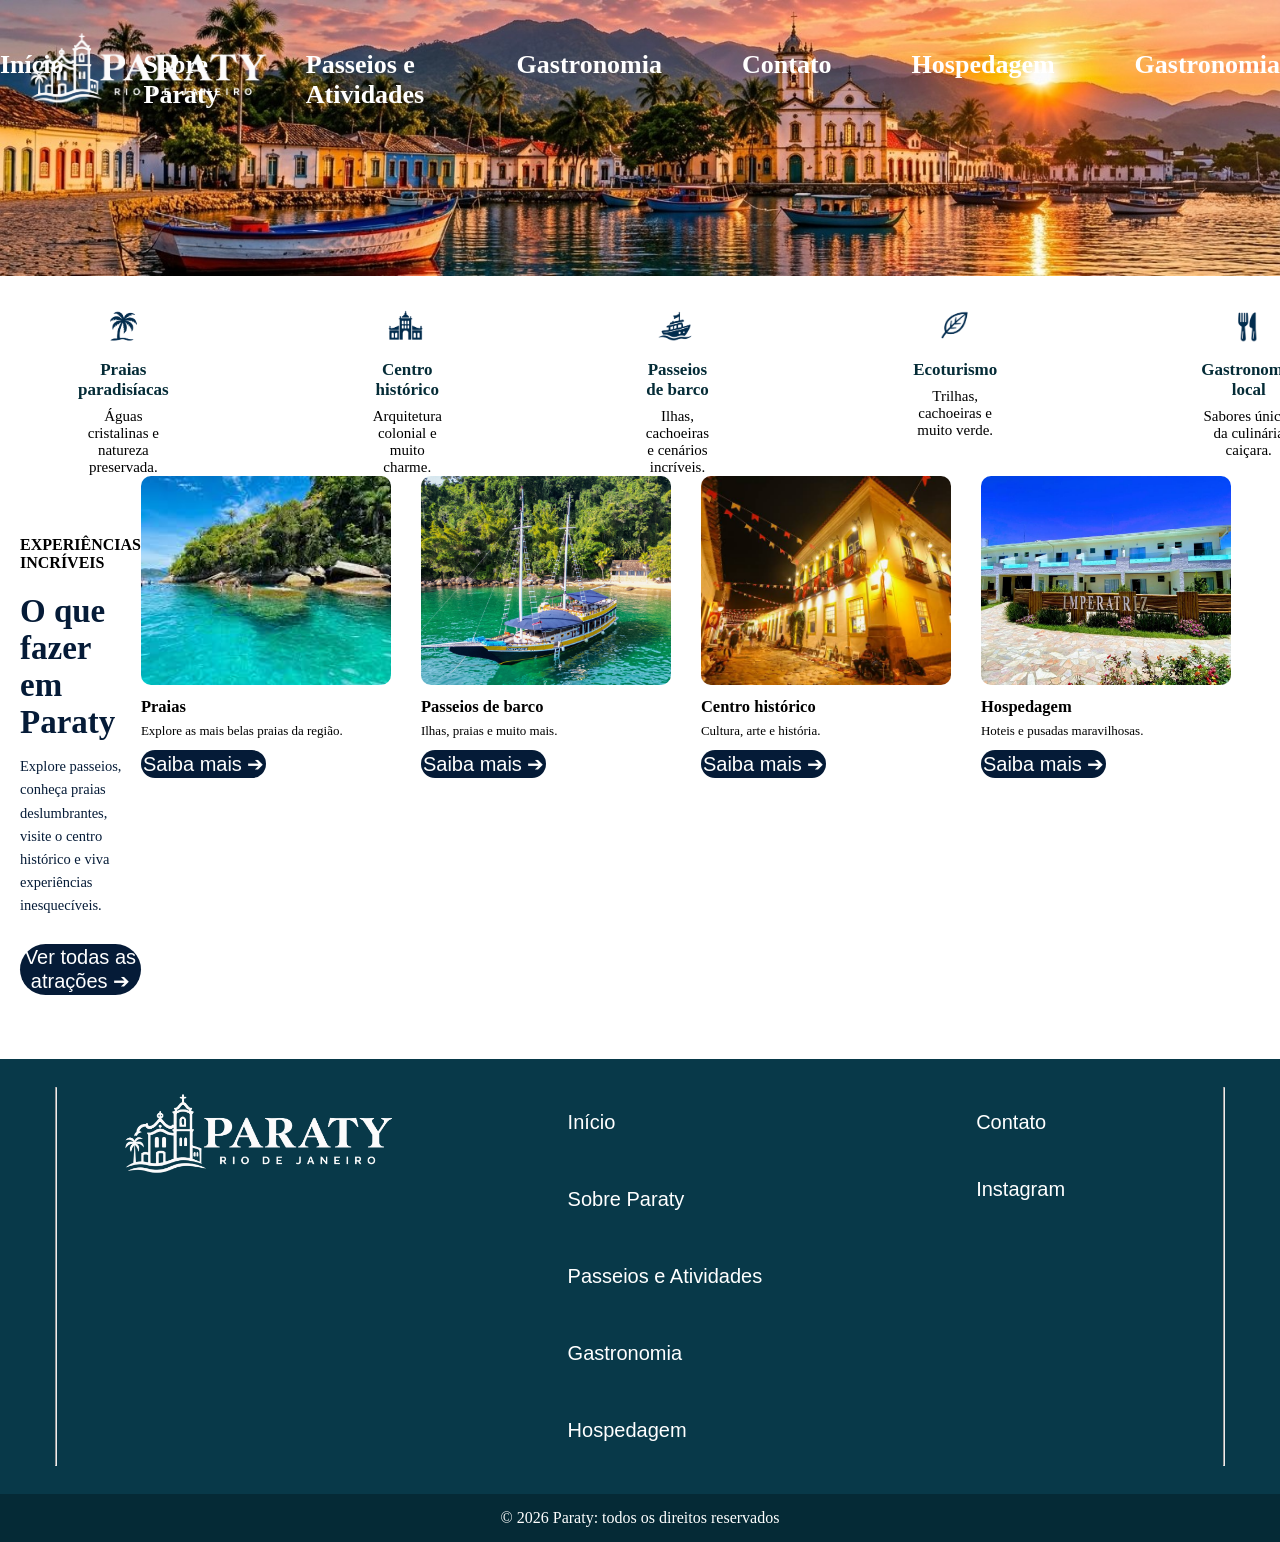
<file: index.html>
<!DOCTYPE html>
<html lang="pt-BR">

<head>
    <meta charset="UTF-8">
    <meta name="viewport" content="width=device-width, initial-scale=1.0">
    <title>Paraty - Rio de Janeiro | Início</title>


    <link rel="stylesheet" href="Aruivos-CSS/index.css">
</head>

<body>
    <header>
        <div class="topo">
            <img src="imagens/imginicio/banner_inicioold.jpg" alt="imagem inicial da Pagina">

            <div class="logo">
                <img src="imagens/logo.png" alt="logotipo">
            </div>


        </div>


        <!--menu-->
        <div class="menu">
            <ol>

                <li><a href="index.html" class="ativo" rel="noopener noreferrer">
                        <h3>Início</h3>
                    </a></li>
                <li><a href="historia.html" rel="noopener noreferrer">
                        <h3>Sobre Paraty</h3>
                    </a></li>
                <li><a href="passeioseatividades.html" rel="noopener noreferrer">
                        <h3>Passeios e Atividades</h3>
                    </a></li>
                <li><a href="comidas.html" rel="noopener noreferrer">
                        <h3>Gastronomia</h3>
                    </a></li>
                <li><a href="contato.html" rel="noopener noreferrer">
                        <h3>Contato</h3>
                    </a></li>
                 <li><a href="hospedagem.html" rel="noopener noreferrer">
                        <h3>Hospedagem</h3>
                    </a></li>
                 <li><a href="comidas.html" rel="noopener noreferrer">
                        <h3>Gastronomia</h3>
                    </a></li>
            </ol>
        </div>


    </header>

    <div class="frases">

        <div class="cartao">
            <img src="imagens/imginicio/iconecoqueiro.png" alt="">
            <h4>Praias paradisíacas</h4>
            <p>Águas cristalinas e natureza preservada.</p>
        </div>

        <hr>

        <div class="cartao">
            <img src="imagens/imginicio/iconeigreja.png" alt="">
            <h4>Centro histórico</h4>
            <p>Arquitetura colonial e muito charme.</p>
        </div>

        <hr>

        <div class="cartao">
            <img src="imagens/imginicio/iconebarco.png" alt="">
            <h4>Passeios de barco</h4>
            <p>Ilhas, cachoeiras e cenários incríveis.</p>
        </div>

        <hr>

        <div class="cartao">
            <img src="imagens/imginicio/iconefolha.png" alt="">
            <h4>Ecoturismo</h4>
            <p>Trilhas, cachoeiras e muito verde.</p>
        </div>

        <hr>

        <div class="cartao">
            <img src="imagens/imginicio/iconegastronomia.png" alt="">
            <h4>Gastronomia local</h4>
            <p>Sabores únicos da culinária caiçara.</p>
        </div>

    </div>


    <!--o que fazer em Paraty-->
    <section class="atracoes">
        <div class="atracoesdisplay">
            <div class="atracoes-texto">
                <h4>EXPERIÊNCIAS INCRÍVEIS</h4>
                <h2>O que fazer em Paraty</h2>
                <p>Explore passeios, conheça praias deslumbrantes, visite o centro histórico e viva experiências
                    inesquecíveis.</p>
                <button type="button"><a href="passeioseatividades.html">Ver todas as atrações ➔</a></button>
            </div>
            <div class="atracoes-lista">

                <div class="card">
                    <img src="imagens/imginicio/praia.jpg" alt="Praia de águas cristalinas">
                    <h4>Praias</h4>
                    <p>Explore as mais belas praias da região.</p>
                    <button type="button"><a href="passeioseatividades.html">Saiba mais ➔</a></button>

                </div>

                <div class="card">
                    <img src="imagens/imginicio/passeiobarco.jpg" alt="Barco ancorado na baía de Paraty">
                    <h4>Passeios de barco</h4>
                    <p>Ilhas, praias e muito mais.</p>
                    <button type="button"><a href="passeioseatividades.html">Saiba mais ➔</a></button>

                </div>

                <div class="card">
                    <img src="imagens/imginicio/centrohistorico.jpg"
                        alt="Casario colonial e igreja do centro histórico">
                    <h4>Centro histórico</h4>
                    <p>Cultura, arte e história.</p>
                    <button type="button"><a href="sobre.html">Saiba mais ➔</a></button>

                </div>

                <div class="card">
                    <img src="imagens/imginicio/hotel.webp" alt="Cachoeira no meio da mata">
                    <h4>Hospedagem</h4>
                    <p>Hoteis e pusadas maravilhosas.</p>
                    <button type="button"><a href="hospedagem.html">Saiba mais ➔</a></button>

                </div>

            </div>
        </div>
    </section>


    <!--rodapé-->
    <footer>

        <div class="rodape">
            <hr>

            <div class="imagemfooter">
                <img src="imagens/logo.png" alt="Logo Paraty">
            </div>

            <div>
                <ul class="navegacao">
                    <li><button class="btn-cabecalho"><a href="index.html">Início</a></button></li>
                    <li><button class="btn-cabecalho"><a href="sobre.html">Sobre Paraty</a></button></li>
                    <li><button class="btn-cabecalho"><a href="passeioseatividades.html">Passeios e
                                Atividades</a></button></li>
                    <li><button class="btn-cabecalho"><a href="comidas.html">Gastronomia</a></button></li>
                    <li><button class="btn-cabecalho"><a href="hospedagem.html">Hospedagem</a></button></li>

                </ul>
            </div>

            <div>
                <ul class="contato">
                    <li><button class="btn-cabecalho"><a href="contatos.html">Contato</a></button></li>
                    <li><button class="btn-cabecalho"><a href="">Instagram</a></button></li>
                </ul>
            </div>
            <hr>
        </div>


        <div class="direitos">
            <p>&copy; 2026 Paraty: todos os direitos reservados</p>
        </div>

    </footer>


</body>

</html>
</file>
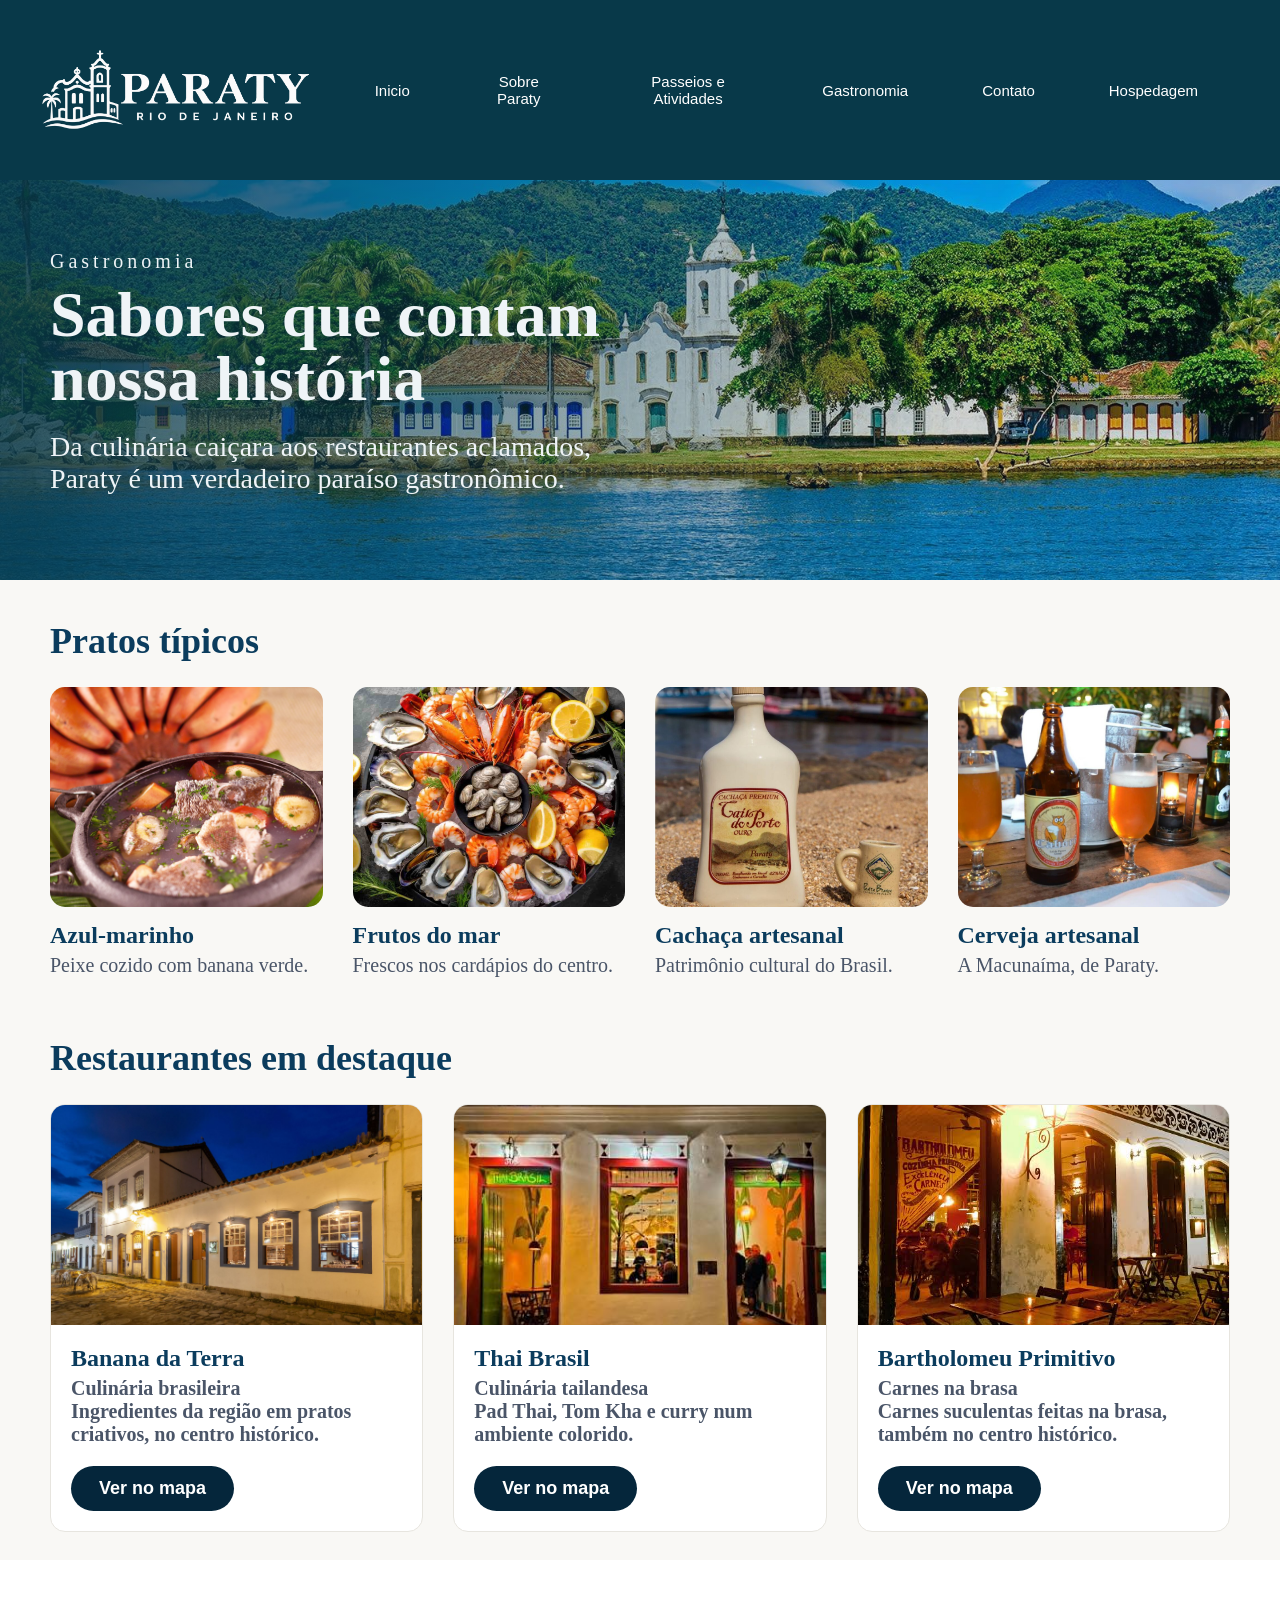
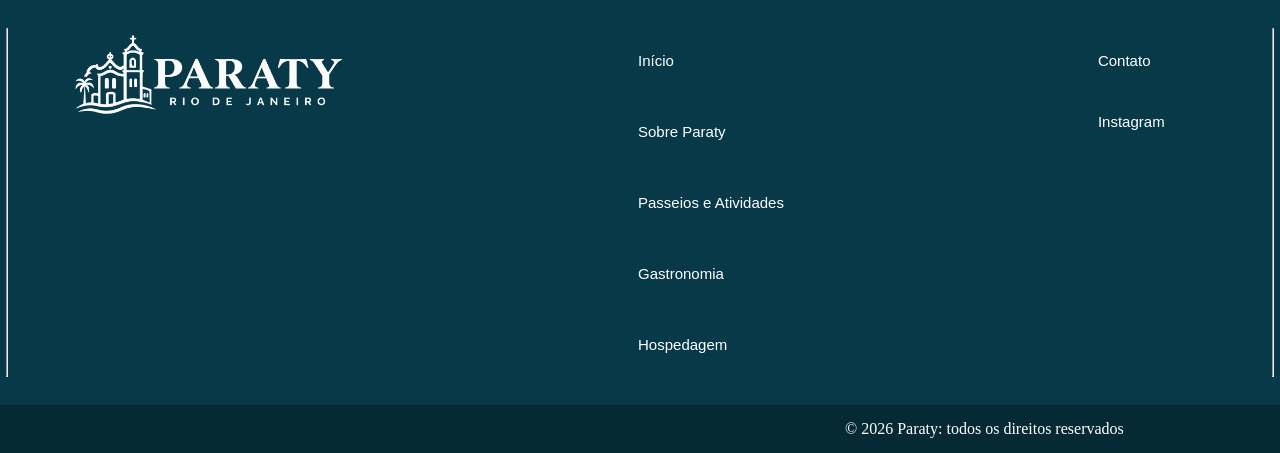
<file: comidas.html>
<!DOCTYPE html>
<html lang="pt-BR">

<head>
    <meta charset="UTF-8">
    <meta name="viewport" content="width=device-width, initial-scale=1.0">
    <title>Gastronomia</title>
    <link rel="stylesheet" href="Arquivos-CSS/comidas.css">
</head>

<body>

    <header>
        <nav class="navegacaotopo">
            <img src="imagensFa/logo.png" alt="Logo Paraty">
            <ul class="cabecalho">
                <li><button class="bnt-menu"><a href="index.html">Inicio</a></button></li>
                <li><button class="bnt-menu"><a href="historia.html">Sobre Paraty</a></button></li>
                <li><button class="bnt-menu"><a href="passeioseatividades.html">Passeios e Atividades</a></button></li>
                <li><button class="bnt-menu"><a href="comidas.html">Gastronomia</a></button></li>
                <li><button class="bnt-menu"><a href="contatos.html">Contato</a></button></li>
                <li><button class="bnt-menu"><a href="hospedagem.html">Hospedagem</a></button></li>
            </ul>
        </nav>
    </header>


    <main>

        <section class="secao1">
            <span class="etiqueta">Gastronomia</span>
            <h1>Sabores que contam nossa história</h1>
            <p>Da culinária caiçara aos restaurantes aclamados, Paraty é um verdadeiro paraíso gastronômico.</p>
        </section>

        <section class="conteudo">
            <h2>Pratos típicos</h2>

            <div class="pratos">
                <div class="prato">
                    <img src="imagensFa/PratoAzulMarinho.jpeg" alt="Prato de azul-marinho">
                    <h3>Azul-marinho</h3>
                    <p>Peixe cozido com banana verde.</p>
                </div>

                <div class="prato">
                    <img src="imagensFa/frutos-do-mar-1.jpg" alt="Prato de frutos do mar">
                    <h3>Frutos do mar</h3>
                    <p>Frescos nos cardápios do centro.</p>
                </div>

                <div class="prato">
                    <img src="imagensFa/CachaçaArtesanal.jpg" alt="Cachaça artesanal de Paraty">
                    <h3>Cachaça artesanal</h3>
                    <p>Patrimônio cultural do Brasil.</p>
                </div>

                <div class="prato">
                    <img src="imagensFa/Cerveja-Caboré.jpg" alt="Cerveja artesanal Macunaíma">
                    <h3>Cerveja artesanal</h3>
                    <p>A Macunaíma, de Paraty.</p>
                </div>
            </div>
        </section>

        <section class="conteudo">
            <h2>Restaurantes em destaque</h2>

            <div class="restaurantes">
                <div class="restaurante">
                    <img src="imagensFa/BananaDaTerra.jpg" alt="Restaurante Banana da Terra">
                    <div class="restaurante-texto">
                        <h3>Banana da Terra</h3>
                        <p class="culinaria">Culinária brasileira</p>
                        <p>Ingredientes da região em pratos criativos, no centro histórico.</p>
                        <button class="bnt-mapa"><a class="botao-mapa" href="https://maps.app.goo.gl/MrYdEScdG3aXZkx76" target="_blank" rel="noopener">Ver no mapa</a></button>
                    </div>
                </div>

                <div class="restaurante">
                    <img src="imagensFa/ThaiBrasil.jpg" alt="Restaurante Thai Brasil">
                    <div class="restaurante-texto">
                        <h3>Thai Brasil</h3>
                        <p class="culinaria">Culinária tailandesa</p>
                        <p>Pad Thai, Tom Kha e curry num ambiente colorido.</p>
                        <button class="bnt-mapa"><a class="botao-mapa" href="https://maps.app.goo.gl/rhXPPhEUjaxxHmPD7" target="_blank" rel="noopener">Ver no mapa</a></button>
                    </div>
                </div>

                <div class="restaurante">
                    <img src="imagensFa/BartholomeuPrimitivo.jpg" alt="Restaurante Bartholomeu Primitivo">
                    <div class="restaurante-texto">
                        <h3>Bartholomeu Primitivo</h3>
                        <p class="culinaria">Carnes na brasa</p>
                        <p>Carnes suculentas feitas na brasa, também no centro histórico.</p>
                        <button class="bnt-mapa"><a class="botao-mapa" href="https://maps.app.goo.gl/yVuHaotGX1dWFRwf7" target="_blank" rel="noopener">Ver no mapa</a></button>
                    </div>
                </div>
            </div>
        </section>

    </main>


    <footer>

        <div class="rodape">
            <hr>

            <div class="imagemfooter">
                <img src="imagensFa/logo.png" alt="Logo Paraty">
            </div>

            <div>
                <ul class="navegacao">
                    <li><button class="btn-cabecalho"><a href="index.html">Início</a></button></li>
                    <li><button class="btn-cabecalho"><a href="sobre.html">Sobre Paraty</a></button></li>
                    <li><button class="btn-cabecalho"><a href="passeioseatividades.html">Passeios e
                                Atividades</a></button></li>
                    <li><button class="btn-cabecalho"><a href="comidas.html">Gastronomia</a></button></li>
                    <li><button class="btn-cabecalho"><a href="hospedagem.html">Hospedagem</a></button></li>
                </ul>
            </div>

            <div>
                <ul class="contato">
                    <li><button class="btn-cabecalho"><a href="contatos.html">Contato</a></button></li>
                    <li><button class="btn-cabecalho"><a href="">Instagram</a></button></li>
                </ul>
            </div>
            <hr>
        </div>


        <div class="direitos">
            <p>&copy; 2026 Paraty: todos os direitos reservados</p>
        </div>

    </footer>



</body>

</html>
</file>
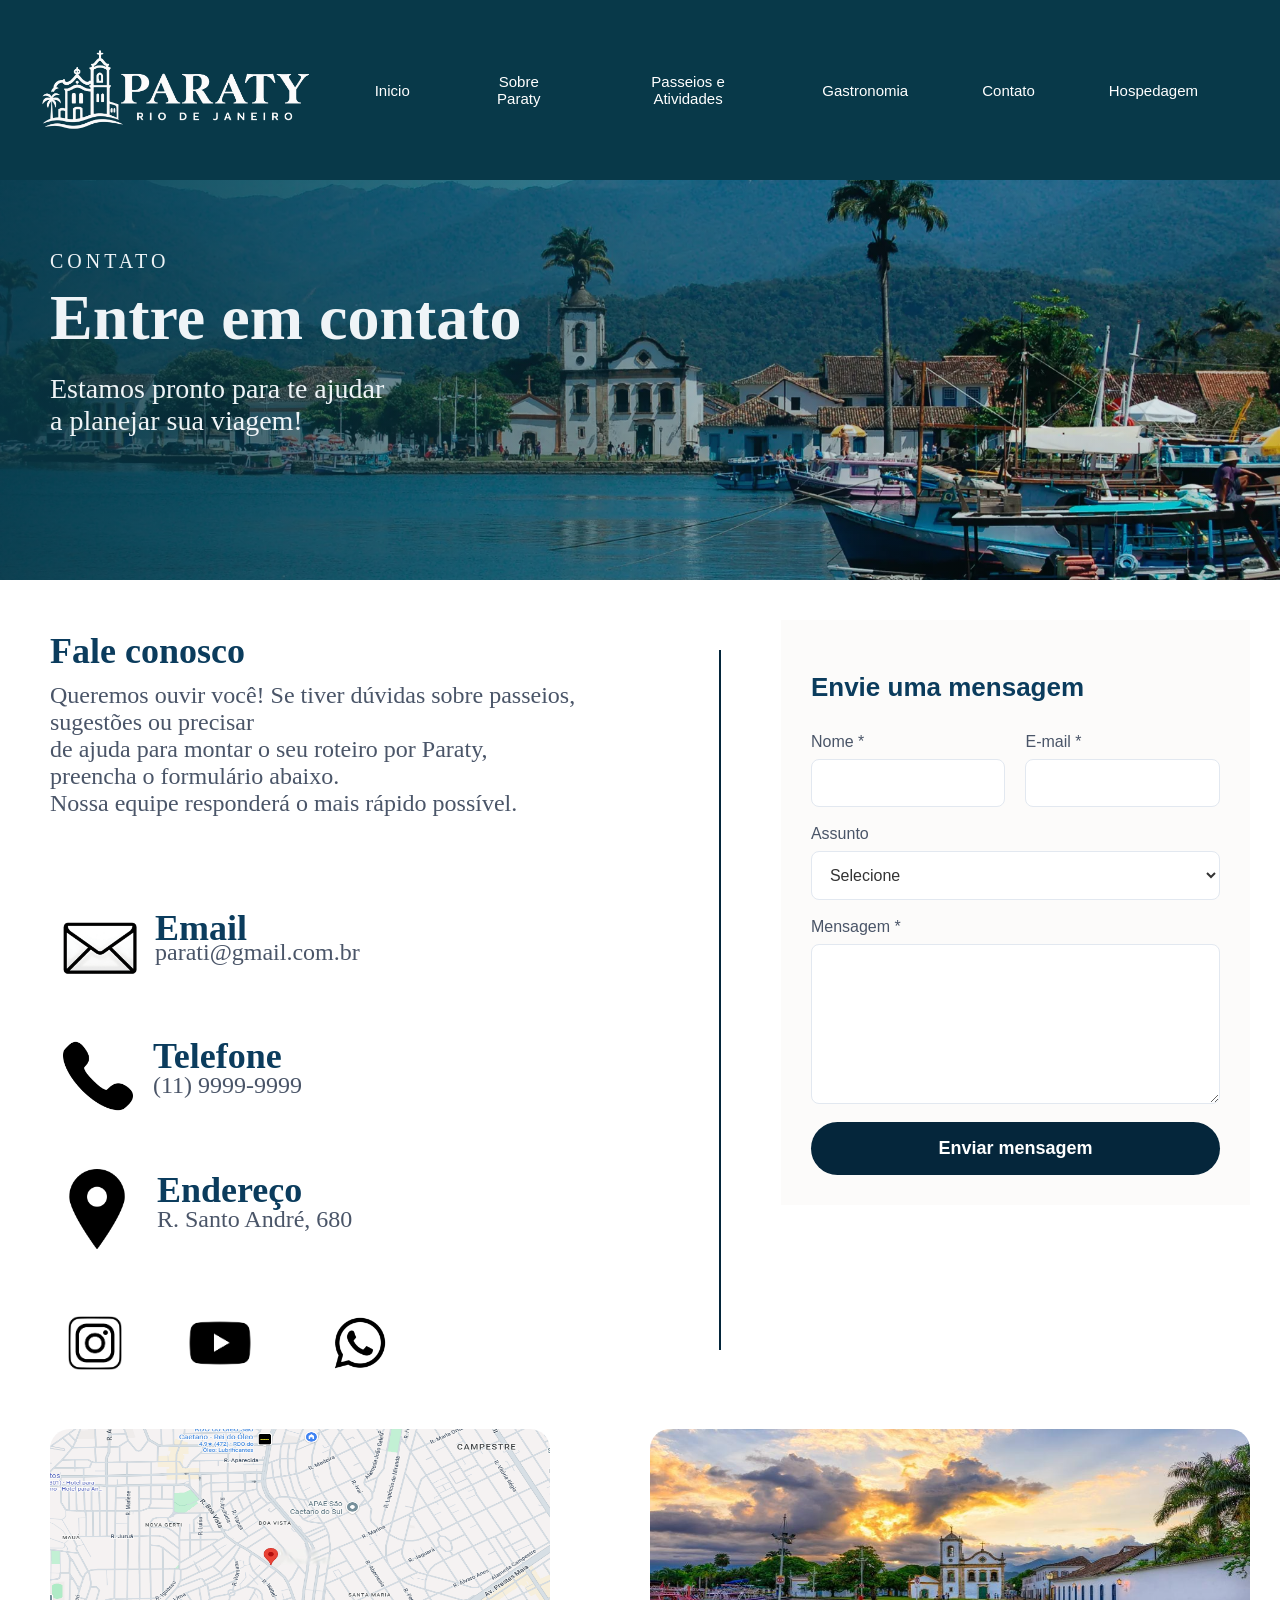
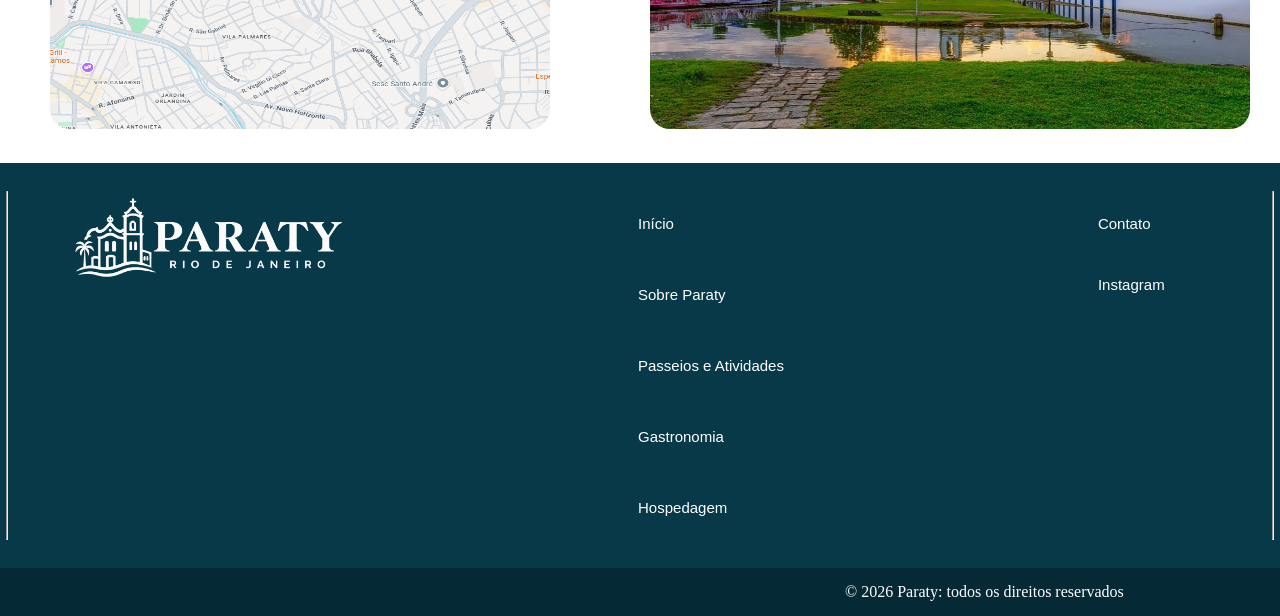
<file: contatos.html>
<!DOCTYPE html>
<html lang="pt-BR">

<head>
    <meta charset="UTF-8">
    <meta name="viewport" content="width=device-width, initial-scale=1.0">
    <title>Contato</title>
    <link rel="stylesheet" href="Arquivos-CSS/contato.css">
</head>

<body>

    <header>
        <nav class="navegacaotopo">
            <img src="imagensFa/logo.png" alt="Logo Paraty">
            <ul class="cabecalho">
                <li><button class="bnt-menu"><a href="index.html">Inicio</a></button></li>
                <li><button class="bnt-menu"><a href="historia.html">Sobre Paraty</a></button></li>
                <li><button class="bnt-menu"><a href="passeioseatividades.html">Passeios e Atividades</a></button></li>
                <li><button class="bnt-menu"><a href="comidas.html">Gastronomia</a></button></li>
                <li><button class="bnt-menu"><a href="contatos.html">Contato</a></button></li>
                <li><button class="bnt-menu"><a href="hospedagem.html">Hospedagem</a></button></li>
            </ul>
        </nav>
    </header>


    <main>

        <section class="secao1">
            <span class="etiqueta">Contato</span>
            <h1>Entre em contato</h1>
            <p>Estamos pronto para te ajudar <br> a planejar sua viagem!</p>
        </section>



        <section class="secao2">

            <div class="contato-wrapper">

                <div class="contato">
                    <h1>Fale conosco</h1>
                    <p>Queremos ouvir você! Se tiver dúvidas sobre passeios, sugestões ou precisar <br> de ajuda para
                        montar o seu roteiro por Paraty, preencha o formulário abaixo. <br>Nossa equipe responderá o
                        mais rápido possível.</p>
                    <div class="contato2">
                        <div class="email">
                            <div class="email-img">
                                <img src="./imagensFa/email.webp" alt="imagem email">
                            </div>

                            <div class="email-txt">
                                <h1>Email</h1>
                                <p>parati@gmail.com.br</p>
                            </div>
                        </div>

                        <div class="telefone">
                            <div class="telefone-img">
                                <img src="./imagensFa/Telefone.png" alt="imagem email">
                            </div>

                            <div class="telefone-txt">
                                <h1>Telefone</h1>
                                <p>(11) 9999-9999</p>
                            </div>
                        </div>

                        <div class="localizacao">
                            <div class="locaizacao-img">
                                <a href="https://maps.app.goo.gl/N7kNdnLbQS4yGFLF9" target="_blank"><img src="./imagensFa/Localizacao.png" alt="imagem Localizacao"></a>
                            </div>

                            <div class="localizacao-txt">
                                <h1>Endereço</h1>
                                <p>R. Santo André, 680</p>
                            </div>
                        </div>

                        <div class="rede-social">
                            <div class="rede-social-img">
                                <a href="https://www.instagram.com/prefeitura.paraty/?hl=pt-br" target="_blank"><img
                                        id="insta" src="./imagensFa/instagram.webp" alt="imagem instagram"></a>
                            </div>

                            <div class="rede-social-img">
                                <a href="#" target="_blank"><img src="./imagensFa/black-youtube.webp"
                                        alt="imagem youtube"></a>
                            </div>

                            <div class="rede-social-img">
                                <a href="#" target="_blank"><img src="./imagensFa/whatsapp.webp"
                                        alt="imagem whatsapp"></a>
                            </div>
                        </div>
                    </div>
                </div>

                <div class="divisor-vertical"></div>

                <div class="formulario">
                    <h2>Envie uma mensagem</h2>

                    <form action="">

                        <div class="linha-dupla">
                            <div class="campo">
                                <label for="nome">Nome *</label>
                                <input type="text" id="nome" required>
                            </div>
                            <div class="campo">
                                <label for="email">E-mail *</label>
                                <input type="email" id="email" required>
                            </div>
                        </div>

                        <div class="campo">
                            <label for="assunto">Assunto</label>
                            <select id="assunto">
                                <option value="" disabled selected>Selecione</option>
                                <option value="duvida">Dúvidas</option>
                                <option value="orcamento">Orçamento</option>
                                <option value="sugestao">Sugestões</option>
                            </select>
                        </div>

                        <div class="campo">
                            <label for="mensagem">Mensagem *</label>
                            <textarea id="mensagem" required></textarea>
                        </div>

                        <button type="submit" class="btn-enviar">Enviar mensagem</button>
                    </form>
                </div>

            </div>

        </section>

        <section>
            <div>
                <div class="localidade">
                    <div class="mapa">
                        <div class="mapa-img">
                            <a target="_blank" href="https://maps.app.goo.gl/N7kNdnLbQS4yGFLF9"><img src="imagensFa/mapa.png" alt="Imagem do mapa"></a>
                        </div>
                    </div>

                    <div class="paisagem">
                        <div class="paisagem-img">
                            <img src="imagensFa/paraty-rj-1.jpg" alt="Imagem da paisagem de paraty">
                        </div>
                    </div>

                    <div class="texto">
                        <div class="texto-2">
                            <h3>Venha Nos Visitar!</h3>
                            <p>Este é o coração de Paraty! <br> Onde a história e o aconchego se encontram. </p>
                        </div>
                    </div>

                </div>
            </div>
        </section>


    </main>


    <footer>

        <div class="rodape">
            <hr>

            <div class="imagemfooter">
                <img src="imagensFa/logo.png" alt="Logo Paraty">
            </div>

            <div>
                <ul class="navegacao">
                    <li><button class="btn-cabecalho"><a href="index.html">Início</a></button></li>
                    <li><button class="btn-cabecalho"><a href="sobre.html">Sobre Paraty</a></button></li>
                    <li><button class="btn-cabecalho"><a href="passeioseatividades.html">Passeios e
                                Atividades</a></button></li>
                    <li><button class="btn-cabecalho"><a href="comidas.html">Gastronomia</a></button></li>
                    <li><button class="btn-cabecalho"><a href="hospedagem.html">Hospedagem</a></button></li>
                </ul>
            </div>

            <div>
                <ul class="contato">
                    <li><button class="btn-cabecalho"><a href="contatos.html">Contato</a></button></li>
                    <li><button class="btn-cabecalho"><a href="">Instagram</a></button></li>
                </ul>
            </div>
            <hr>
        </div>


        <div class="direitos">
            <p>&copy; 2026 Paraty: todos os direitos reservados</p>
        </div>

    </footer>



</body>

</html>
</file>
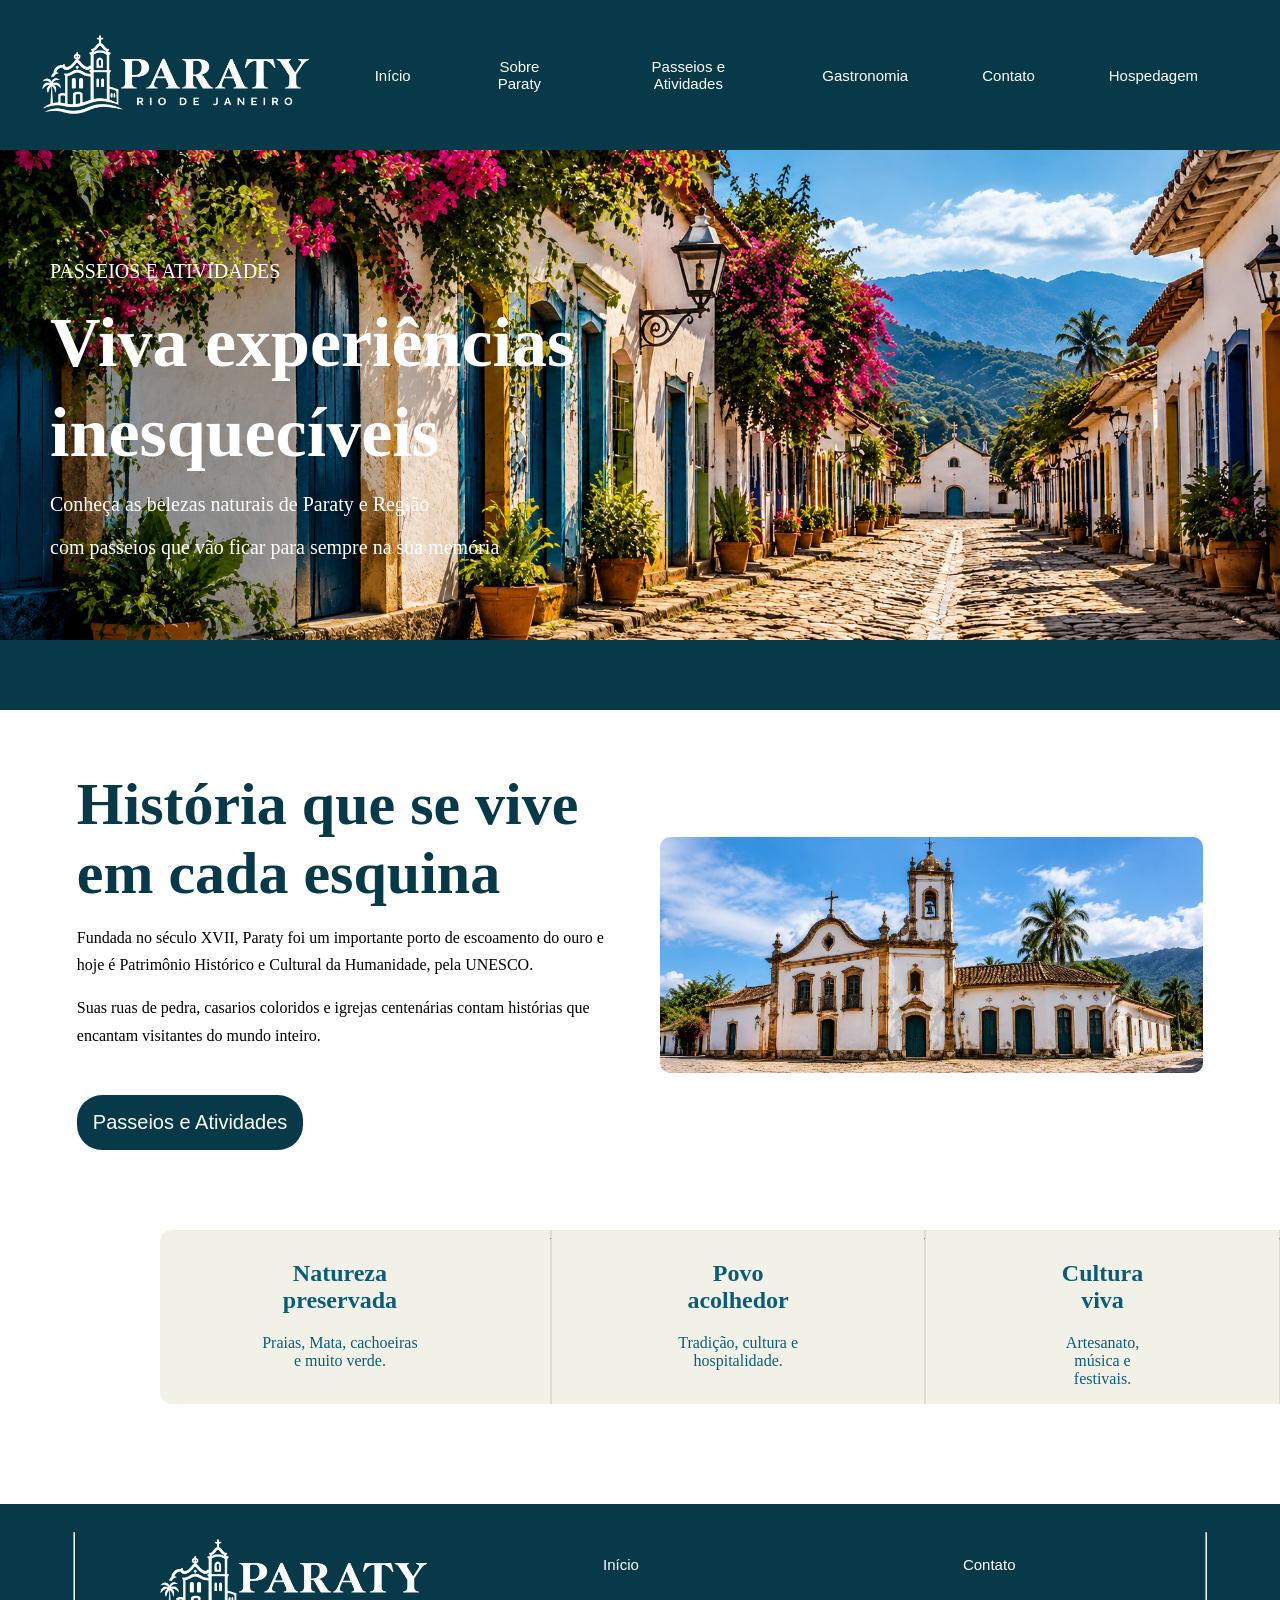
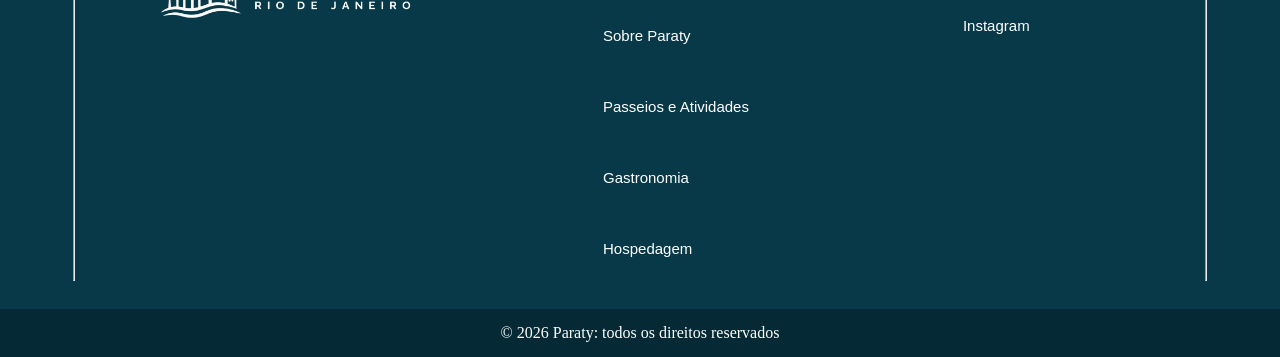
<file: historia.html>
<!DOCTYPE html>
<html lang="pt-BR">

<head>
    <meta charset="UTF-8">
    <meta name="viewport" content="width=device-width, initial-scale=1.0">
    <title>Sobre Paraty</title>
    <link rel="stylesheet" href="style/historia.css">
</head>

<body>

    <header>
        <nav class="navegacaotopo">
            <img src="imagensGu/logo.png" alt="Logo Paraty">
            <ul class="cabecalho">
                <li><button class="btn-cabecalho"><a href="index.html">Início</a></button></li>
                <li><button class="btn-cabecalho"><a href="historia.html">Sobre Paraty</a></button></li>
                <li><button class="btn-cabecalho"><a href="passeioseatividades.html">Passeios e Atividades</a></button>
                </li>
                <li><button class="btn-cabecalho"><a href="comidas.html">Gastronomia</a></button></li>
                <li><button class="btn-cabecalho"><a href="contatos.html">Contato</a></button></li>
                <li><button class="btn-cabecalho"><a href="hospedagem.html">Hospedagem</a></button></li>

            </ul>
        </nav>
    </header>

    </header>

    <main>


        <section class="fundo1">
            <p>PASSEIOS E ATIVIDADES</p>
            <h1>Viva experiências</h1>
            <h1>inesquecíveis</h1>
            <p>Conheça as belezas naturais de Paraty e Região</p>
            <p>com passeios que vão ficar para sempre na sua memória</p>
        </section>
                 <section class="fundo2"></section>

        <section class="historia">
            <div class="historia-texto">
                <h1>História que se vive em cada esquina</h1>
                <p>Fundada no século XVII, Paraty foi um importante porto de escoamento do ouro
                    e hoje é Patrimônio Histórico e Cultural da Humanidade, pela UNESCO.</p>
                <p>Suas ruas de pedra, casarios coloridos e igrejas centenárias contam histórias
                    que encantam visitantes do mundo inteiro.</p>
                <Button class="btn"><a href="passeioseatividades.html">Passeios e Atividades</a></Button>
            </div>
            <div class="historia-imagem">
                <img src="imagensGu/IGREJA.png" alt="Igreja do centro histórico de Paraty">
            </div>
        </section>
        



        <section class="destaques">
            <div class="topicos">
                <div class="topicosesquerda">
                    <h2>Natureza preservada</h2>
                    <p>Praias, Mata, cachoeiras<br>e muito verde.</p>
                </div>
                <div class="divisao">
                    <hr>
                </div>
                <div class="topicostextos">

                    <h2>Povo acolhedor</h2>
                    <p>Tradição, cultura e<br>hospitalidade.</p>
                </div>
                <div class="divisao">
                    <hr>
                </div>

                <div class="topicostextos">

                    <h2>Cultura viva</h2>
                    <p>Artesanato, música e<br>festivais.</p>
                </div>
                <div class="divisao">
                    <hr>
                </div>
                <div class="topicosdireita">

                    <h2>Destino o ano todo</h2>
                    <p>Sol, mar e boas<br>experiências em todas<br>as estações.</p>
                </div>
            </div>


        </section>
    </main>


    <footer>

        <div class="rodape">
            <hr>

            <div class="imagemfooter">
                <img src="imagensGu/logo.png" alt="Logo Paraty">
            </div>

            <div>
                <ul class="navegacao">
                    <li><button class="btn-cabecalho"><a href="index.html">Início</a></button></li>
                    <li><button class="btn-cabecalho"><a href="historia.html">Sobre Paraty</a></button></li>
                    <li><button class="btn-cabecalho"><a href="passeioseatividades.html">Passeios e
                                Atividades</a></button></li>
                    <li><button class="btn-cabecalho"><a href="comidas.html">Gastronomia</a></button></li>
                    <li><button class="btn-cabecalho"><a href="hospedagem.html">Hospedagem</a></button></li>

                </ul>
            </div>

            <div>
                <ul class="contato">
                    <li><button class="btn-cabecalho"><a href="contatos.html">Contato</a></button></li>
                    <li><button class="btn-cabecalho"><a href="">Instagram</a></button></li>
                </ul>
            </div>
            <hr>
        </div>


        <div class="direitos">
            <p>&copy; 2026 Paraty: todos os direitos reservados</p>
        </div>

    </footer>
</body>

</html>
</file>
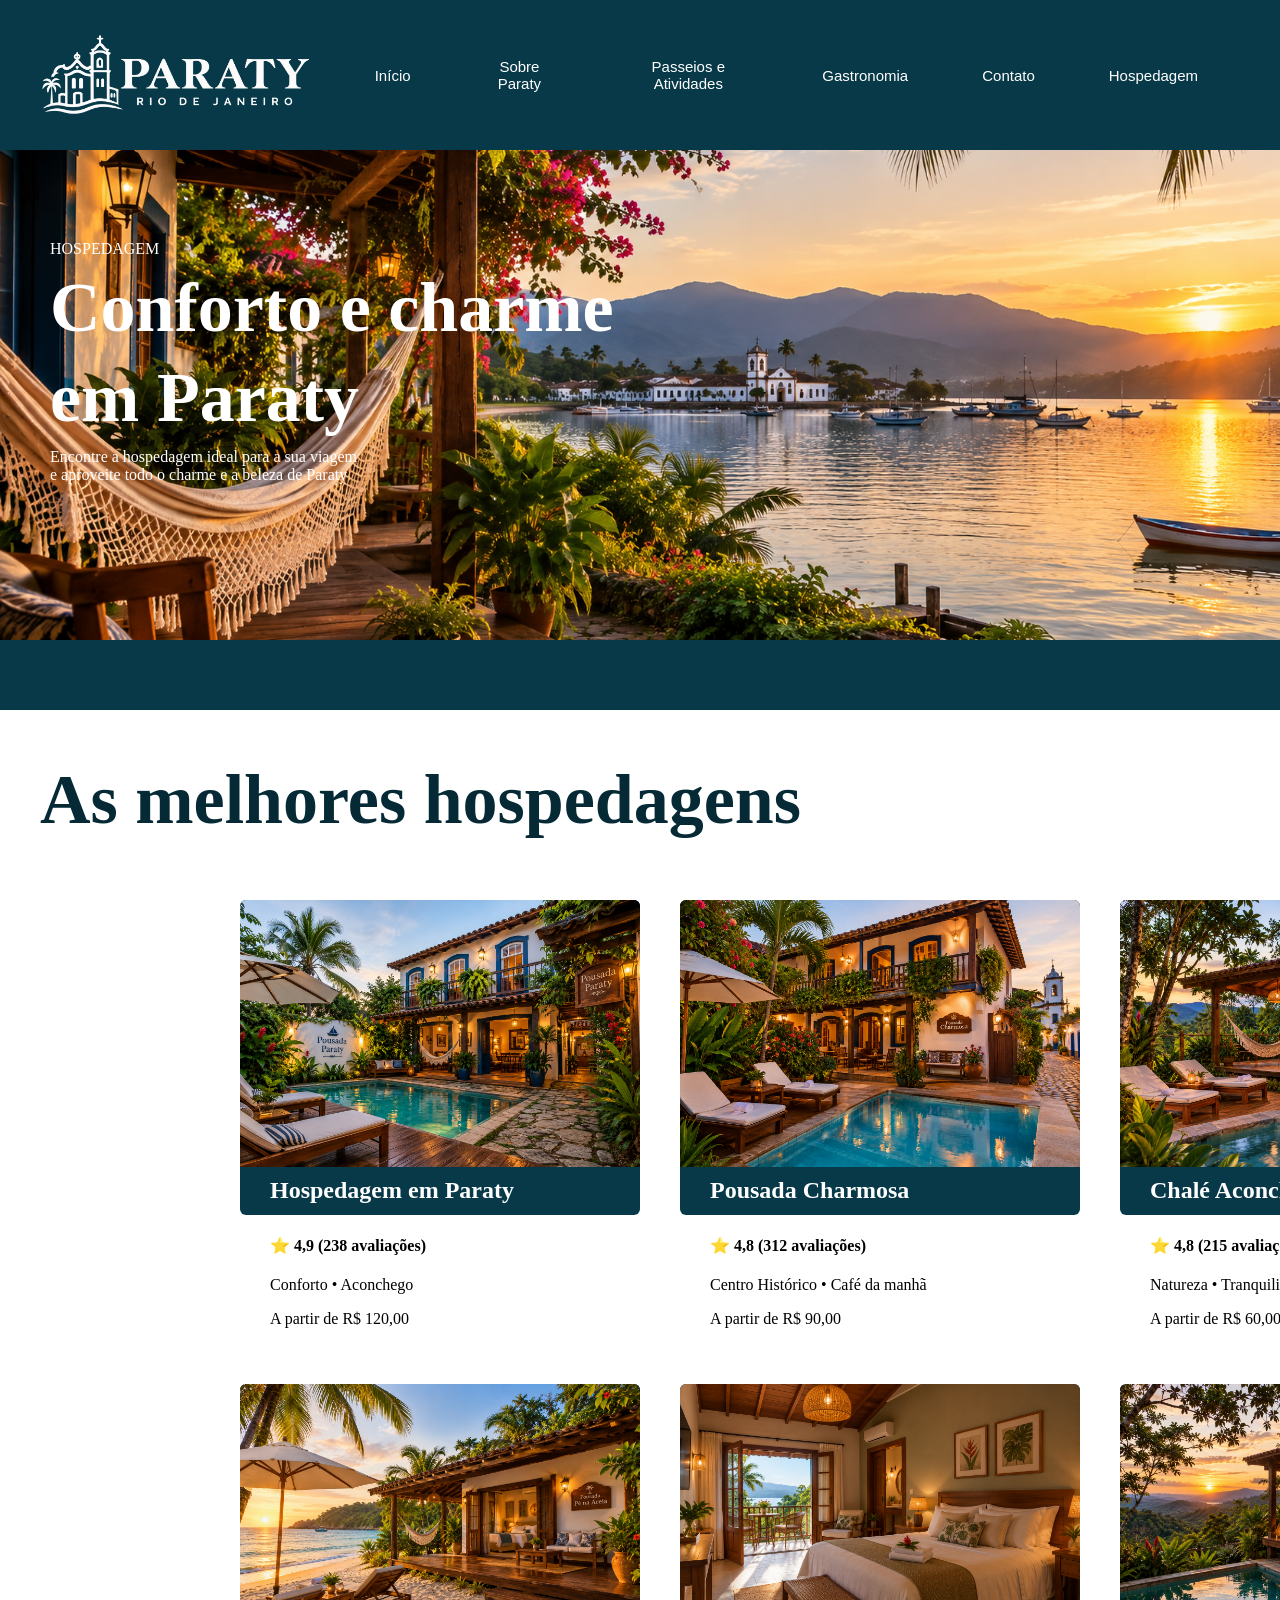
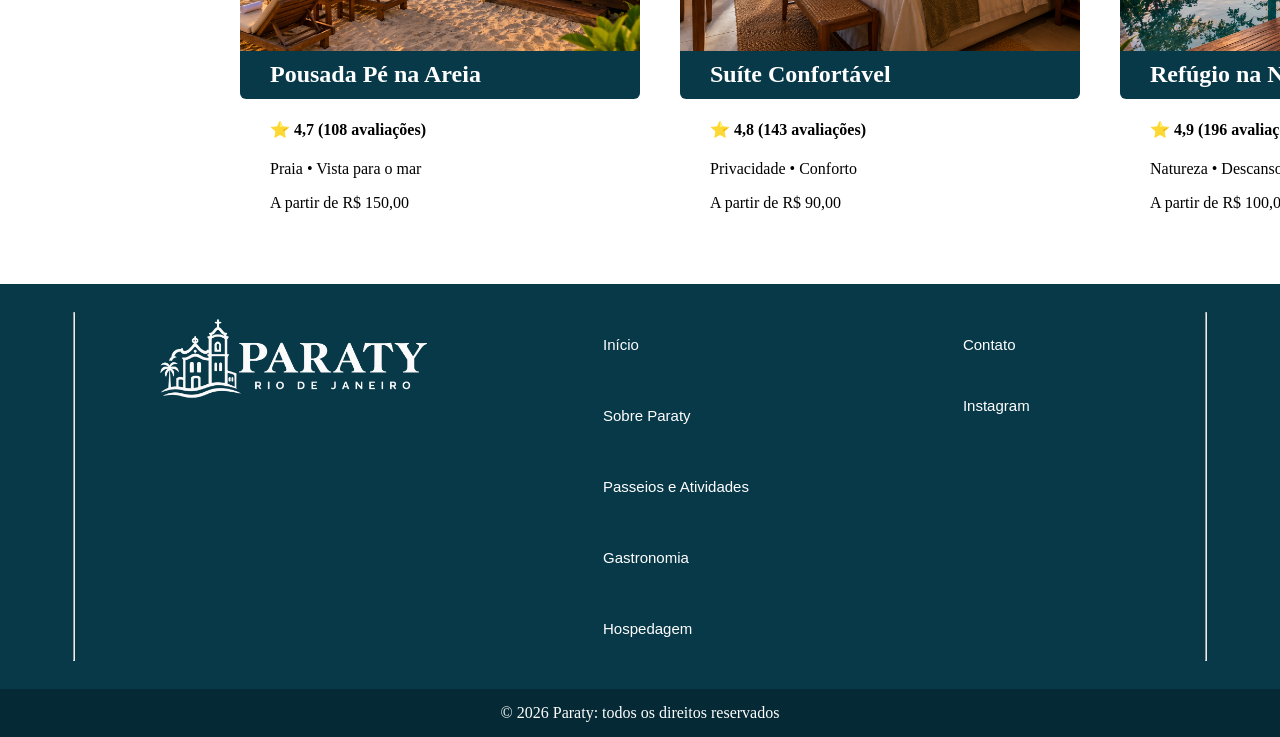
<file: hospedagem.html>
<!DOCTYPE html>
<html lang="en">

<head>
    <meta charset="UTF-8">
    <meta name="viewport" content="width=device-width, initial-scale=1.0">
    <title>Document</title>
    <link rel="stylesheet" href="style/hospedagem.css">
</head>

<body>
    <header>
        <nav class="navegacaotopo">
            <img src="imagensGu/logo.png" alt="Logo Paraty">


            <ul class="cabecalho">
                <li><button class="btn-cabecalho"><a href="index.html">Início</a></button></li>
                <li><button class="btn-cabecalho"><a href="sobre.html">Sobre Paraty</a></button></li>
                <li><button class="btn-cabecalho"><a href="passeioseatividades.html">Passeios e Atividades</a></button>
                </li>
                <li><button class="btn-cabecalho"><a href="comidas.html">Gastronomia</a></button></li>
                <li><button class="btn-cabecalho"><a href="contatos.html">Contato</a></button></li>
                <li><button class="btn-cabecalho"><a href="hospedagem.html">Hospedagem</a></button></li>    
            </ul>
        </nav>
    </header>


    <main>

        <section class="fundo1">
            <p>HOSPEDAGEM</p>
            <h1>Conforto e charme</h1>
            <h1 class="inesqueciveis">em Paraty</h1>
            <p>Encontre a hospedagem ideal para a sua viagem</p>
            <p>e aproveite todo o charme e a beleza de Paraty</p>
        </section>
        <section class="fundo2"></section>


            
            <div class="apresentacaohospedagens">
                <h1>
                    As melhores hospedagens
                </h1>
            </div>

            <section class="fundo3">

                <div class="maebanner">

                    <div class="banner">
                        <div class="fundobanner">
                            <img src="imagensGu/pedeouro.png" alt="Paisagem de Paraty">
                            <h2>Hospedagem em Paraty</h2>
                        </div>
                        <div class="textobanner">
                            <h4>⭐ 4,9 (238 avaliações)</h4>
                            <p>Conforto • Aconchego</p>
                            <p>A partir de R$ 120,00</p>
                        </div>
                    </div>

                    <div class="banner">
                        <div class="fundobanner">
                            <img src="imagensGu/pousadacharmosa.png" alt="Centro histórico de Paraty">
                            <h2>Pousada Charmosa</h2>
                        </div>
                        <div class="textobanner">
                            <h4>⭐ 4,8 (312 avaliações)</h4>
                            <p>Centro Histórico • Café da manhã</p>
                            <p>A partir de R$ 90,00</p>
                        </div>
                    </div>

                    <div class="banner">
                        <div class="fundobanner">
                            <img src="imagensGu/chale.png" alt="Cachoeira em Paraty">
                            <h2>Chalé Aconchegante</h2>
                        </div>
                        <div class="textobanner">
                            <h4>⭐ 4,8 (215 avaliações)</h4>
                            <p>Natureza • Tranquilidade</p>
                            <p>A partir de R$ 60,00</p>
                        </div>
                    </div>

                </div>

                <div class="maebanner">

                    <div class="banner">
                        <div class="fundobanner">
                            <img src="imagensGu/penaareia.png" alt="Praia do Sono">
                            <h2>Pousada Pé na Areia</h2>
                        </div>
                        <div class="textobanner">
                            <h4>⭐ 4,7 (108 avaliações)</h4>
                            <p>Praia • Vista para o mar</p>
                            <p>A partir de R$ 150,00</p>
                        </div>
                    </div>

                    <div class="banner">
                        <div class="fundobanner">
                            <img src="imagensGu/suiteconfortavel.png" alt="Rota da Cachaça">
                            <h2>Suíte Confortável</h2>
                        </div>
                        <div class="textobanner">
                            <h4>⭐ 4,8 (143 avaliações)</h4>
                            <p>Privacidade • Conforto</p>
                            <p>A partir de R$ 90,00</p>
                        </div>
                    </div>

                    <div class="banner">
                        <div class="fundobanner">
                            <img src="imagensGu/refugionatureza.png" alt="Vila de Trindade">
                            <h2>Refúgio na Natureza</h2>
                        </div>
                        <div class="textobanner">
                            <h4>⭐ 4,9 (196 avaliações)</h4>
                            <p>Natureza • Descanso</p>
                            <p>A partir de R$ 100,00</p>
                        </div>
                    </div>

                </div>

            </section>
            <br>
            <br>





        

        <footer>

            <div class="rodape">
                <hr>

                <div class="imagemfooter">
                    <img src="imagensGu/logo.png" alt="Logo Paraty">
                </div>

                <div>
                    <ul class="navegacao">
                        <li><button class="btn-cabecalho"><a href="index.html">Início</a></button></li>
                        <li><button class="btn-cabecalho"><a href="sobre.html">Sobre Paraty</a></button></li>
                        <li><button class="btn-cabecalho"><a href="passeioseatividades.html">Passeios e
                                    Atividades</a></button></li>
                        <li><button class="btn-cabecalho"><a href="comidas.html">Gastronomia</a></button></li>
                    <li><button class="btn-cabecalho"><a href="hospedagem.html">Hospedagem</a></button></li>

                    </ul>
                </div>

                <div>
                    <ul class="contato">
                        <li><button class="btn-cabecalho"><a href="contatos.html">Contato</a></button></li>
                        <li><button class="btn-cabecalho"><a href="">Instagram</a></button></li>
                    </ul>
                </div>

                <hr>
            </div>

            <div class="direitos">
                <p>&copy; 2026 Paraty: todos os direitos reservados</p>
            </div>

        </footer>
</body>
</html>
</file>
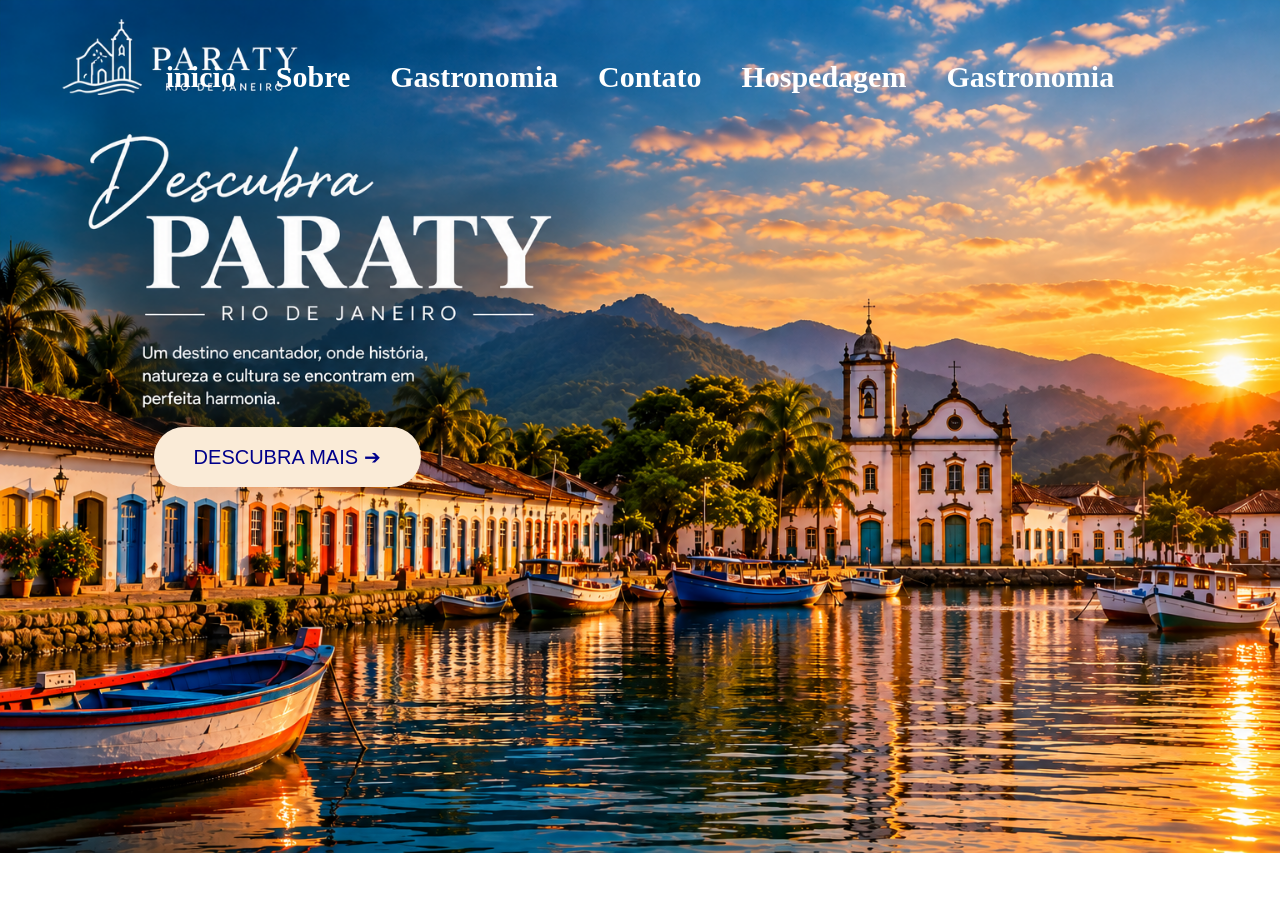
<file: inicio.html>
<!DOCTYPE html>
<html lang="pt-BR">

<head>
    <meta charset="UTF-8">
    <meta name="viewport" content="width=device-width, initial-scale=1.0">
    <title>Paraty - Rio de Janeiro | Home</title>
    <link rel="stylesheet" href="Aruivos-CSS/inicio.css">
</head>

<body>
    <header>

    </header>
    <div class="topo">
        <img src="imagens/imginicio/imginiciocerta.png" alt="">
        <!--menu-->
        <div class="menu">
            <ol>

                <li><a href="index.html" rel="noopener noreferrer">
                        <h3>inicio</h3>
                    </a></li>
                <li><a href="historia.html" rel="noopener noreferrer">
                        <h3>Sobre</h3>
                    </a></li>
                <li><a href="gastronomia.html" rel="noopener noreferrer">
                        <h3>Gastronomia</h3>
                    </a></li>
                <li><a href="contato.html" rel="noopener noreferrer">
                        <h3>Contato</h3>
                    </a></li>
                 <li><a href="hospedagem.html" rel="noopener noreferrer">
                        <h3>Hospedagem</h3>
                    </a></li>
                 <li><a href="comidas.html" rel="noopener noreferrer">
                        <h3>Gastronomia</h3>
                    </a></li>
            </ol>
        </div>

        <button type="button"><a href="inicio.html">DESCUBRA MAIS ➔</a></button>

    </div>
</body>

</html>
</file>
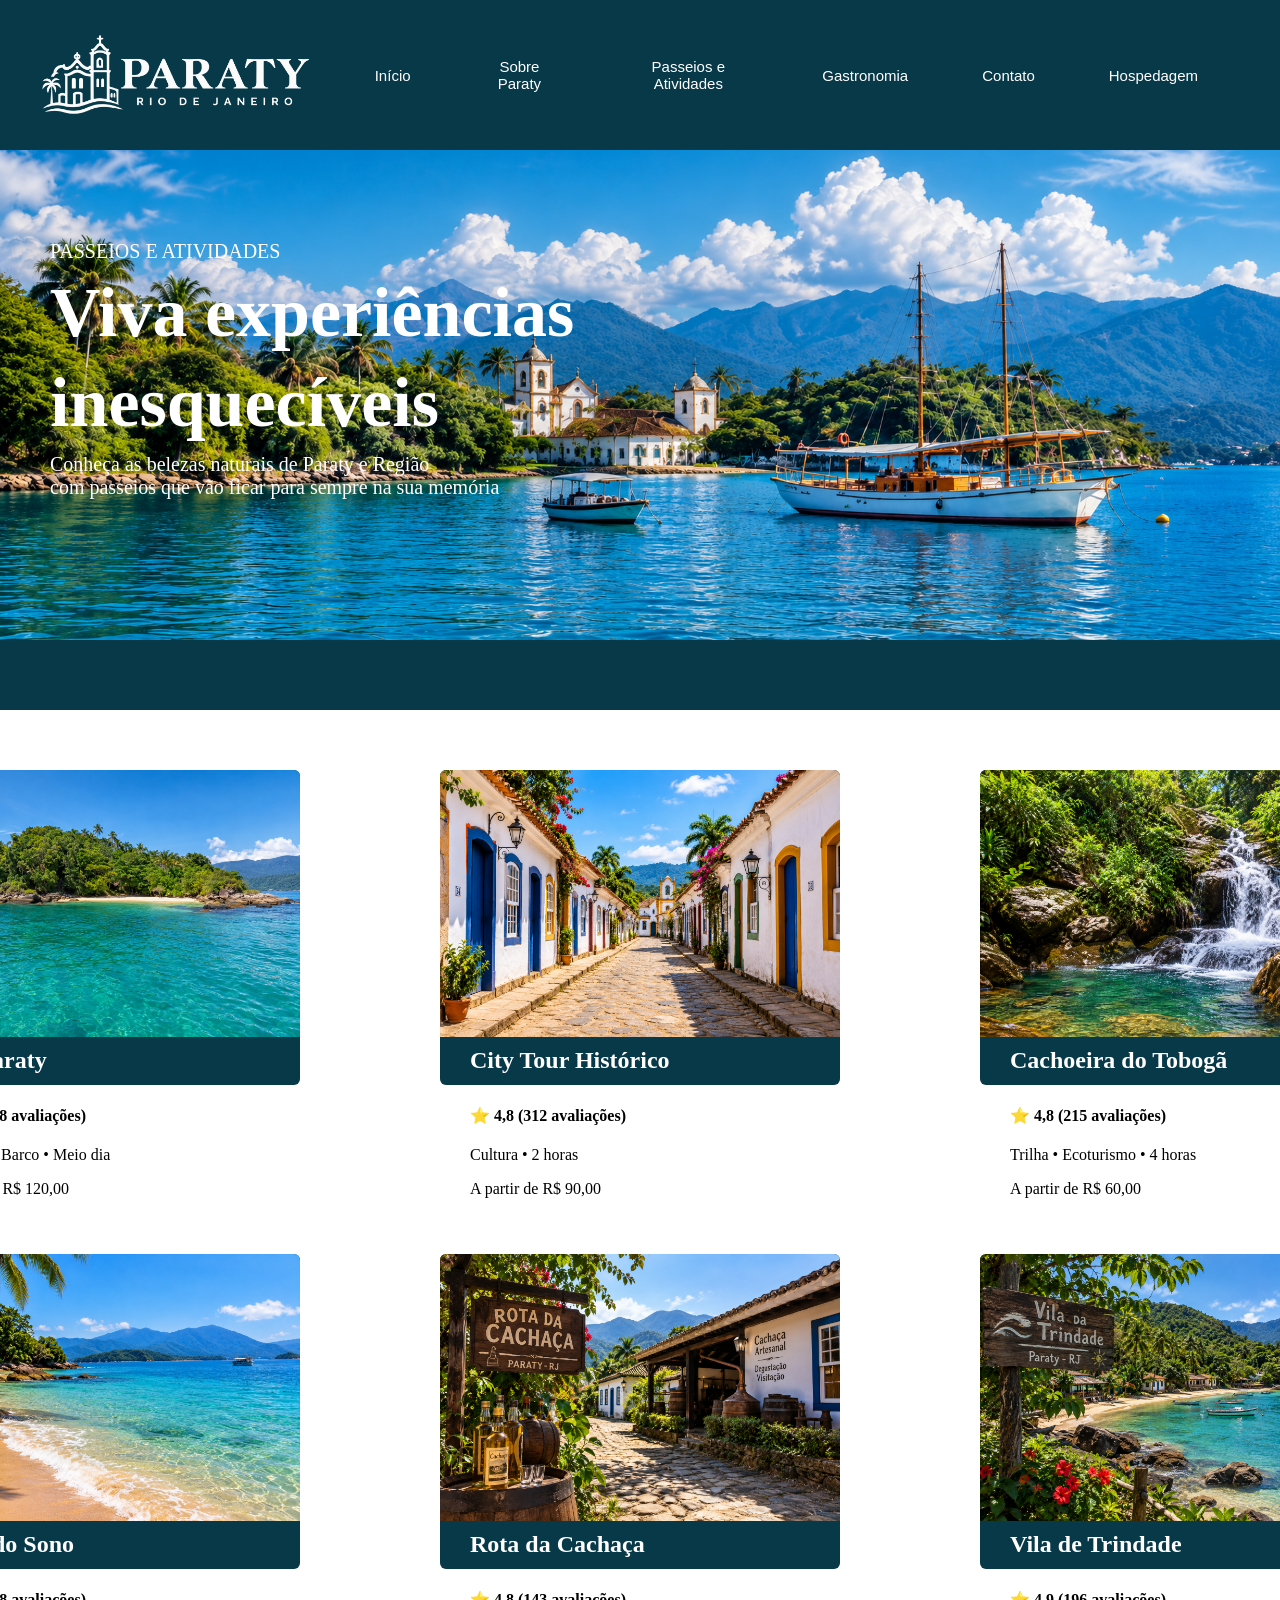
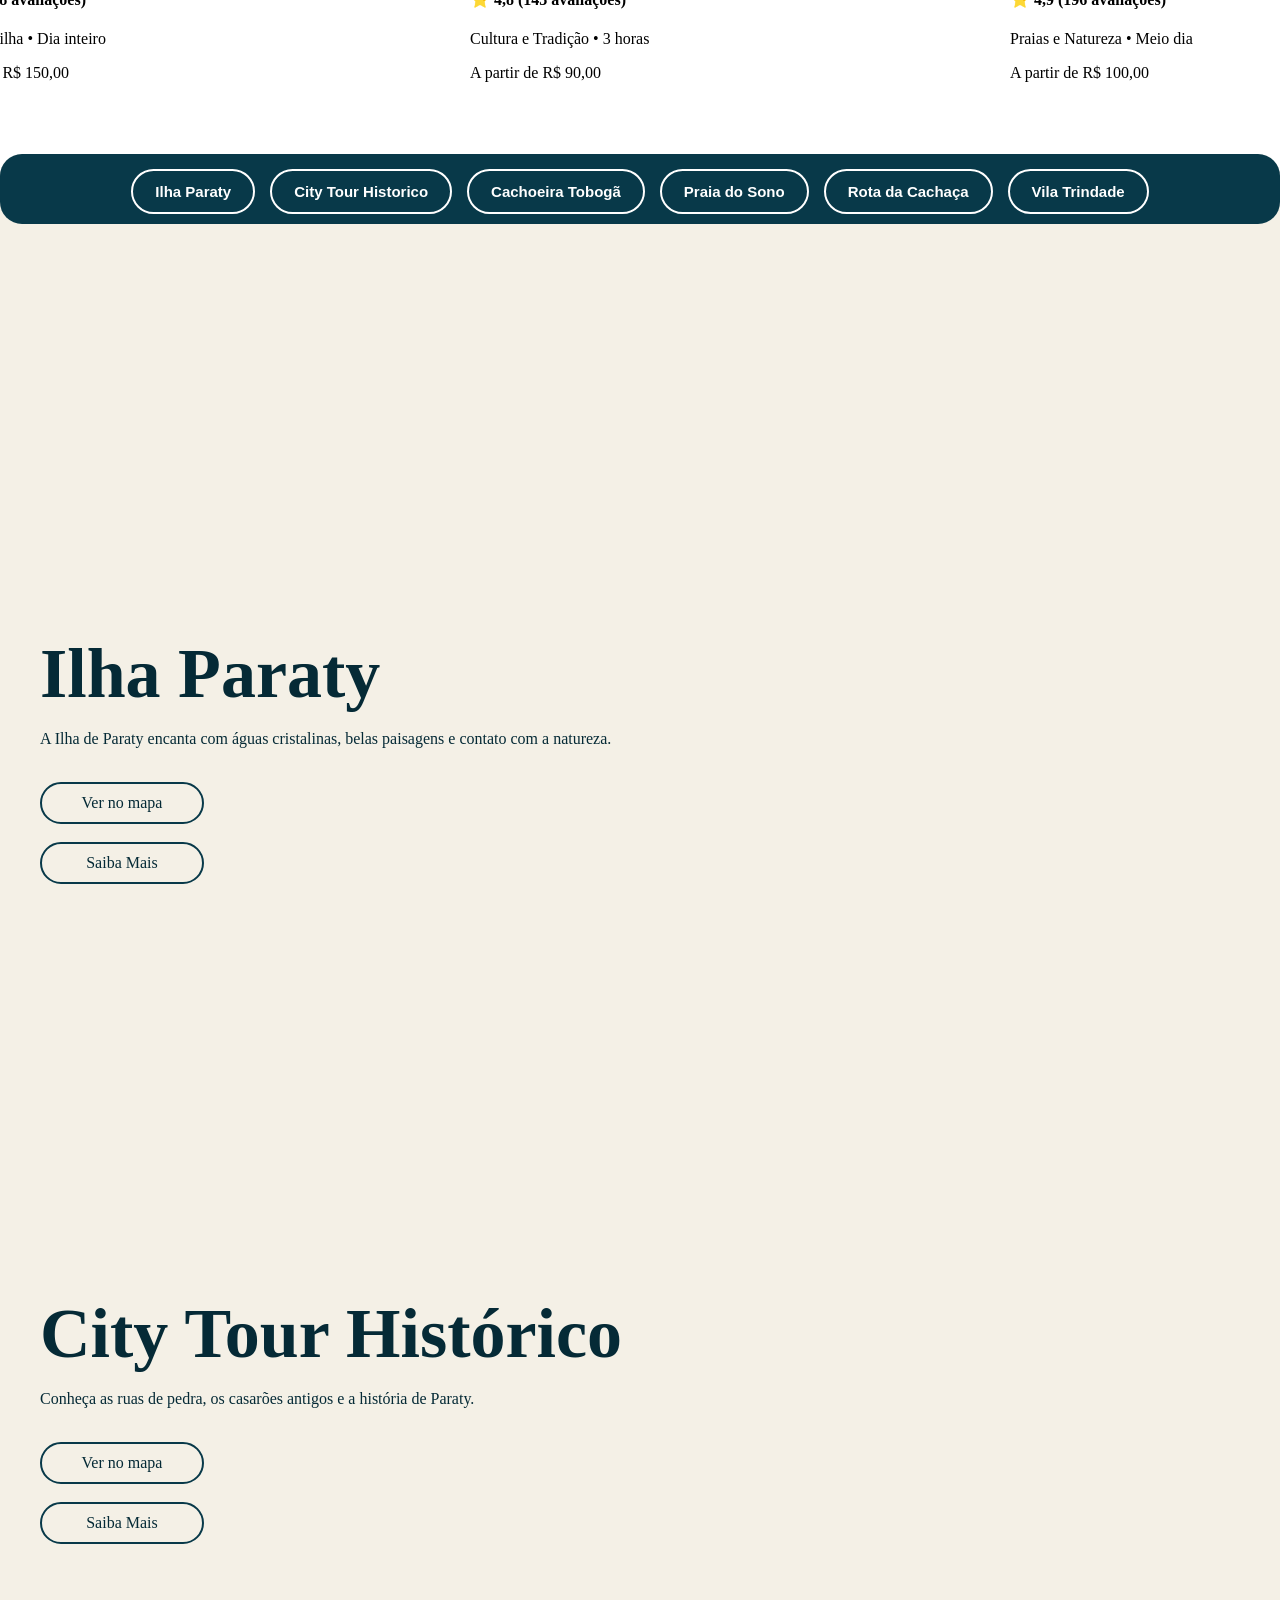
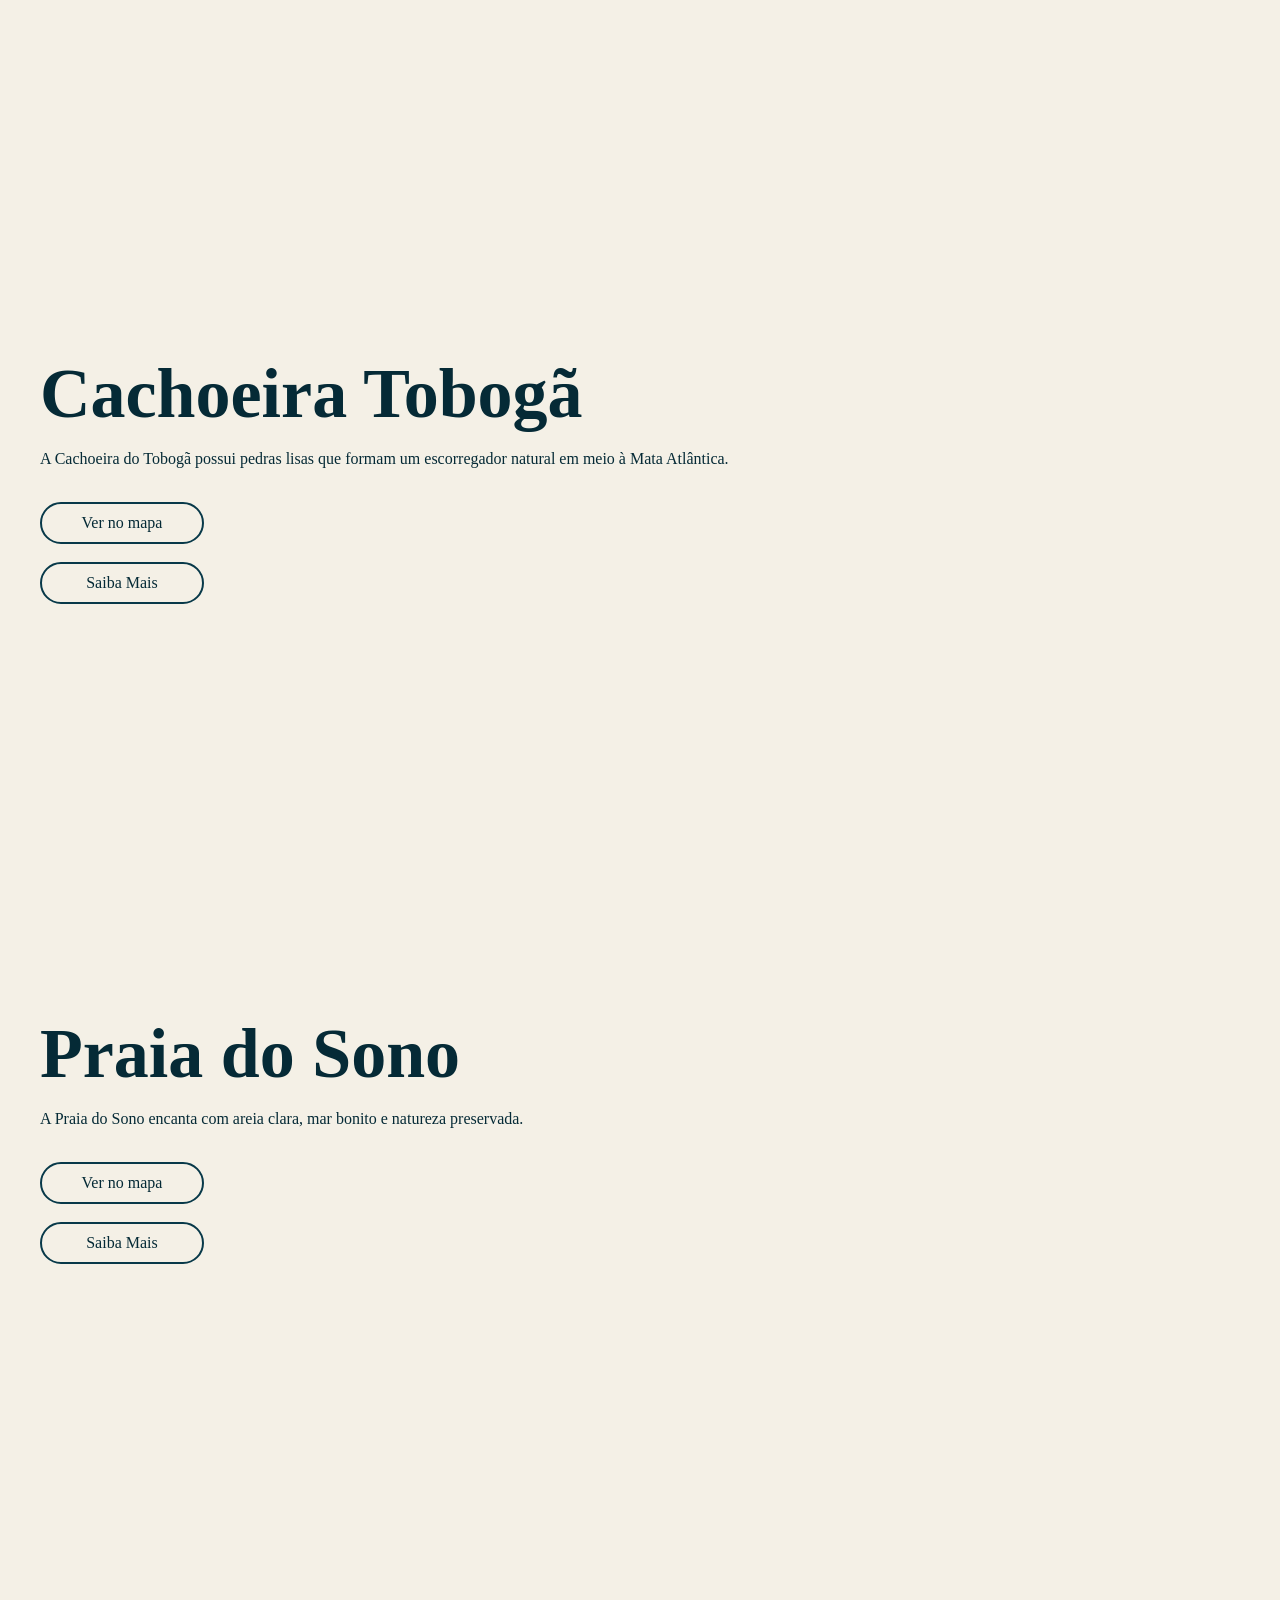
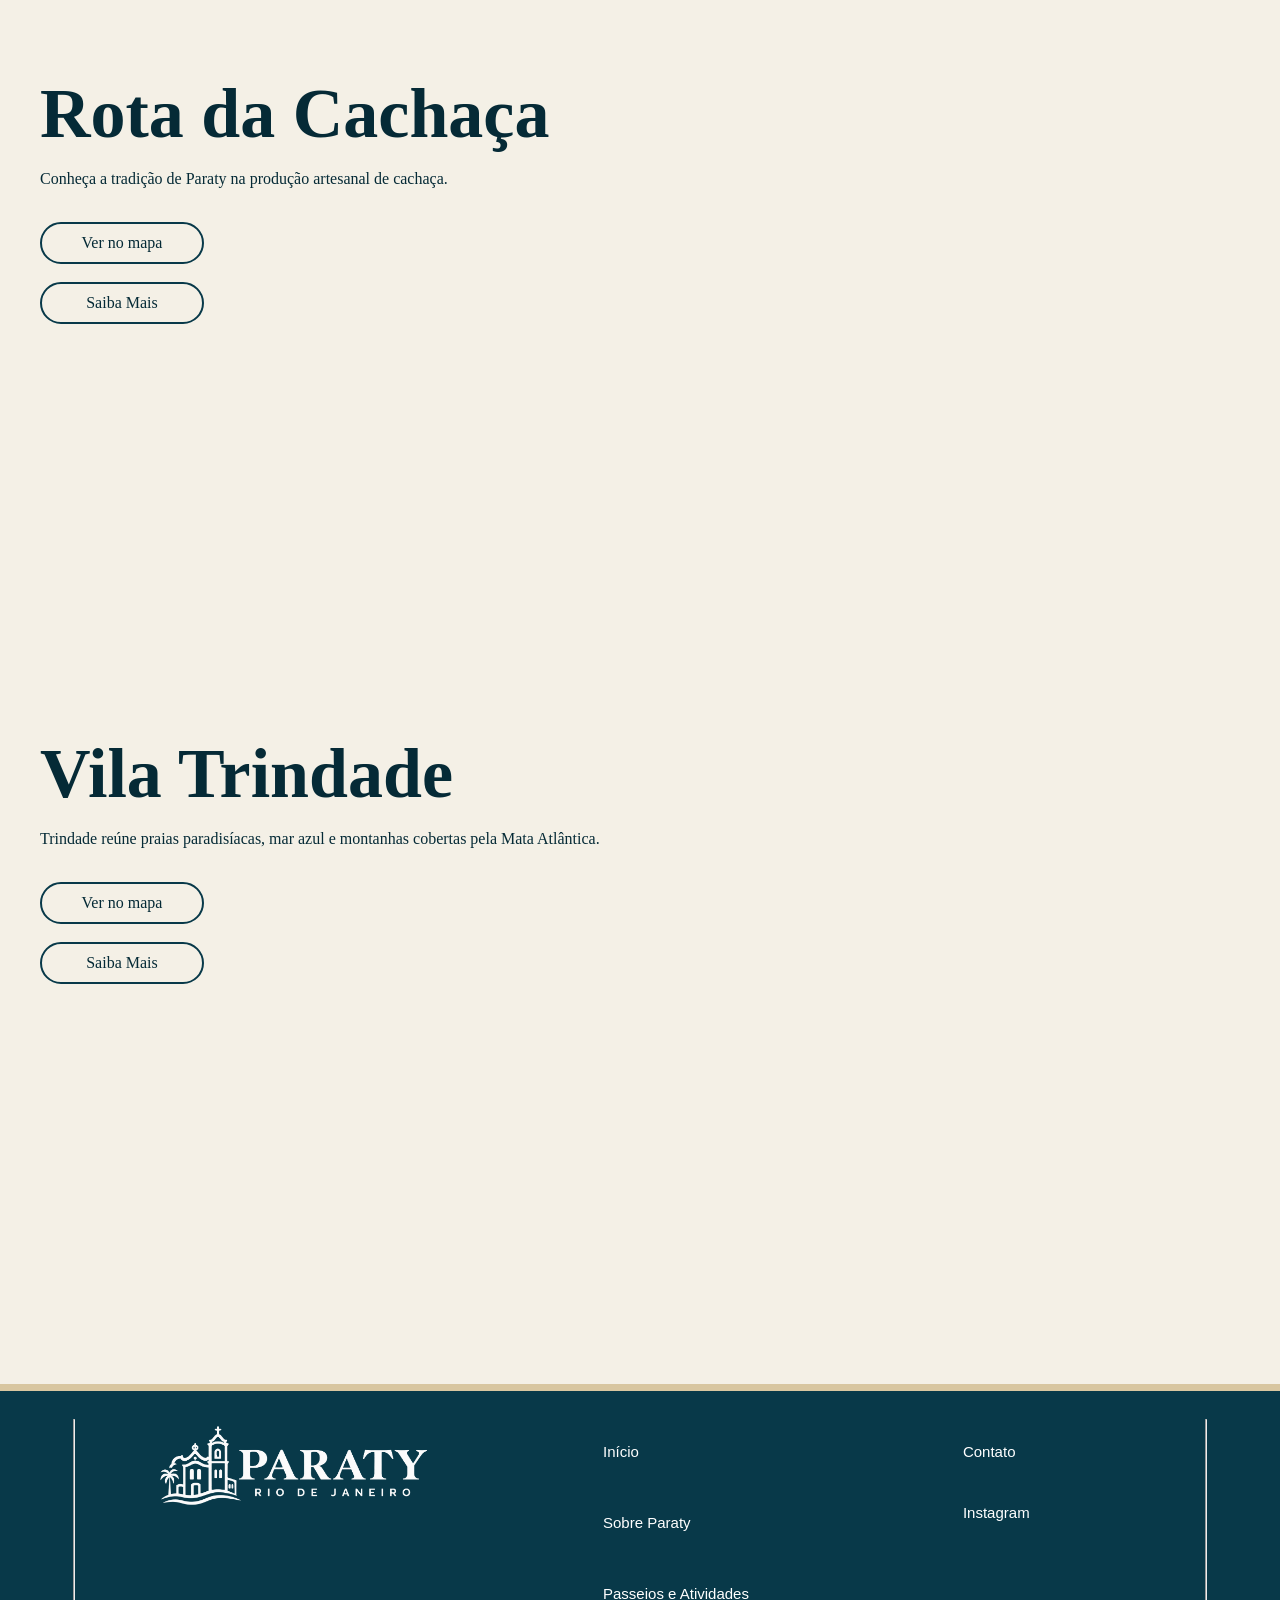
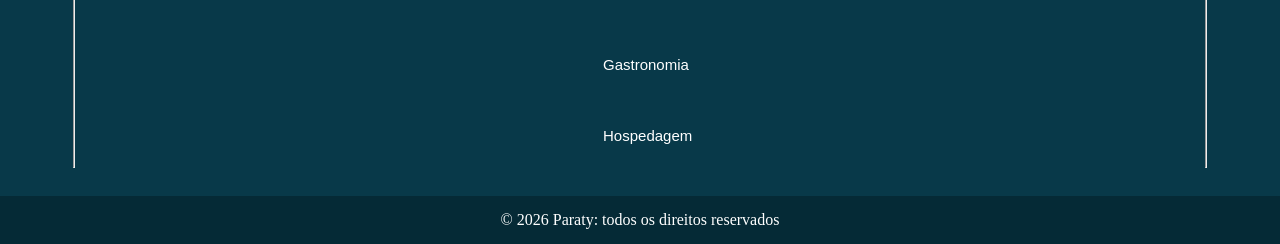
<file: passeioseatividades.html>
<!DOCTYPE html>
<html lang="pt-BR">

<head>
    <meta charset="UTF-8">
    <meta name="viewport" content="width=device-width, initial-scale=1.0">
    <title>Passeios e Atividades</title>
    <link rel="stylesheet" href="style/passeioseatividades.css">
</head>

<body>

    <header>
        <nav class="navegacaotopo">
            <img src="imagensGu/logo.png" alt="Logo Paraty">
            <ul class="cabecalho">
                <li><button class="btn-cabecalho"><a href="index.html">Início</a></button></li>
                <li><button class="btn-cabecalho"><a href="historia.html">Sobre Paraty</a></button></li>
                <li><button class="btn-cabecalho"><a href="passeioseatividades.html">Passeios e Atividades</a></button>
                </li>
                <li><button class="btn-cabecalho"><a href="comidas.html">Gastronomia</a></button></li>
                <li><button class="btn-cabecalho"><a href="contatos.html">Contato</a></button></li>
                <li><button class="btn-cabecalho"><a href="hospedagem.html">Hospedagem</a></button></li>

            </ul>
        </nav>
    </header>

    <main>

        <section class="fundo1">
            <p>PASSEIOS E ATIVIDADES</p>
            <h1>Viva experiências</h1>
            <h1 class="inesqueciveis">inesquecíveis</h1>
            <p>Conheça as belezas naturais de Paraty e Região</p>
            <p>com passeios que vão ficar para sempre na sua memória</p>
        </section>

        <section class="fundo2"></section>

        <section class="fundo3">

            <div class="maebanner">

                <div class="banner">
                    <div class="fundobanner">
                        <img src="imagensGu/ilha.png" alt="Paisagem de Paraty">
                        <h2>Ilha Paraty</h2>
                    </div>
                    <div class="textobanner">
                        <h4>⭐ 4,9 (238 avaliações)</h4>
                        <p>Passeio de Barco • Meio dia</p>
                        <p>A partir de R$ 120,00</p>
                    </div>
                </div>

                <div class="banner">
                    <div class="fundobanner">
                        <img src="imagensGu/city.png" alt="Centro histórico de Paraty">
                        <h2>City Tour Histórico</h2>
                    </div>
                    <div class="textobanner">
                        <h4>⭐ 4,8 (312 avaliações)</h4>
                        <p>Cultura • 2 horas</p>
                        <p>A partir de R$ 90,00</p>
                    </div>
                </div>

                <div class="banner">
                    <div class="fundobanner">
                        <img src="imagensGu/cachoeira.png" alt="Cachoeira em Paraty">
                        <h2>Cachoeira do Tobogã</h2>
                    </div>
                    <div class="textobanner">
                        <h4>⭐ 4,8 (215 avaliações)</h4>
                        <p>Trilha • Ecoturismo • 4 horas</p>
                        <p>A partir de R$ 60,00</p>
                    </div>
                </div>

            </div>

            <div class="maebanner">

                <div class="banner">
                    <div class="fundobanner">
                        <img src="imagensGu/praia.png" alt="Praia do Sono">
                        <h2>Praia do Sono</h2>
                    </div>
                    <div class="textobanner">
                        <h4>⭐ 4,7 (108 avaliações)</h4>
                        <p>Barco + Trilha • Dia inteiro</p>
                        <p>A partir de R$ 150,00</p>
                    </div>
                </div>

                <div class="banner">
                    <div class="fundobanner">
                        <img src="imagensGu/rota.png" alt="Rota da Cachaça">
                        <h2>Rota da Cachaça</h2>
                    </div>
                    <div class="textobanner">
                        <h4>⭐ 4,8 (143 avaliações)</h4>
                        <p>Cultura e Tradição • 3 horas</p>
                        <p>A partir de R$ 90,00</p>
                    </div>
                </div>

                <div class="banner">
                    <div class="fundobanner">
                        <img src="imagensGu/trindade.png" alt="Vila de Trindade">
                        <h2>Vila de Trindade</h2>
                    </div>
                    <div class="textobanner">
                        <h4>⭐ 4,9 (196 avaliações)</h4>
                        <p>Praias e Natureza • Meio dia</p>
                        <p>A partir de R$ 100,00</p>
                    </div>
                </div>

            </div>

        </section>
        <br>
        <br>
        <div class="fundo6">
            <section class="fundo4">
                <div class="filtros">
                    <button class="btn-filtro"><a href="#navegacaopagilhaparaty">Ilha Paraty</a></button>
                    <button class="btn-filtro"><a href="#navegacaopagcity">City Tour Historico</a></button>
                    <button class="btn-filtro"><a href="#navegacaopagcachoeiratoboga">Cachoeira Tobogã</a></button>
                    <button class="btn-filtro"><a href="#navegacaopagpraiadosono">Praia do Sono</a></button>
                    <button class="btn-filtro"><a href="#navegacaopagrotadacachaca">Rota da Cachaça</a></button>
                    <button class="btn-filtro"><a href="#navegacaopagvilatrindade">Vila Trindade</a></button>
                </div>
            </section>


            <div class="fundo5">

                <section id="" class="SobreIlhaParaty">

                    <section id="navegacaopagilhaparaty" class="SobreIlhaParaty">
                        <h1>Ilha Paraty</h1>
                        <p>
                            A Ilha de Paraty encanta com águas cristalinas,
                            belas paisagens e contato com a natureza.
                        </p>
                        <br>
                        <details>
                            <summary>Ver no mapa</summary>
                            <br>
                            <iframe
                                src="https://www.google.com/maps/embed?pb=!1m18!1m12!1m3!1d1833.3002858406628!2d-44.7103837!3d-23.22122285!2m3!1f0!2f0!3f0!3m2!1i1024!2i768!4f13.1!3m3!1m2!1s0x9d6d2f54b42d61%3A0x474a0010127d5d16!2sCais%20de%20Paraty!5e0!3m2!1spt-BR!2sbr!4v1792989077106!5m2!1spt-BR!2sbr"
                                class="mapa" allowfullscreen="" loading="lazy"
                                referrerpolicy="strict-origin-when-cross-origin"></iframe>
                        </details>
                        <br>
                        <details>
                            <summary>Saiba Mais</summary>
                            <p>
                                Explore as ilhas de Paraty em passeios de barco,
                                conhecendo praias tranquilas e a Mata Atlântica.
                            </p>
                        </details>
                    </section>

                    <section id="navegacaopagcity" class="SobreIlhaParaty">
                        <h1>City Tour Histórico</h1>
                        <p>
                            Conheça as ruas de pedra, os casarões antigos
                            e a história de Paraty.
                        </p>
                        <br>
                        <details>
                            <summary>Ver no mapa</summary>
                            <br>

                            <iframe
                                src="https://www.google.com/maps/embed?pb=!1m18!1m12!1m3!1d3666.6484464433215!2d-44.7154763!3d-23.219479099999997!2m3!1f0!2f0!3f0!3m2!1i1024!2i768!4f13.1!3m3!1m2!1s0x9d6d4ea0adb8b5%3A0x2b7693909273d619!2sPra%C3%A7a%20do%20chafariz!5e0!3m2!1spt-BR!2sbr!4v1792988757078!5m2!1spt-BR!2sbr"
                                class="mapa" allowfullscreen="" loading="lazy"
                                referrerpolicy="strict-origin-when-cross-origin"></iframe>
                        </details>
                        <br>
                        <details>
                            <summary>Saiba Mais</summary>
                            <p>
                                Descubra a arquitetura colonial, as igrejas antigas
                                e as histórias do Centro Histórico.
                            </p>
                        </details>
                    </section>

                    <section id="navegacaopagcachoeiratoboga" class="SobreIlhaParaty">
                        <h1>Cachoeira Tobogã</h1>
                        <p>
                            A Cachoeira do Tobogã possui pedras lisas que formam
                            um escorregador natural em meio à Mata Atlântica.
                        </p>
                        <br>
                        <details>
                            <summary>Ver no mapa</summary>
                            <br>

                            <iframe
                                src="https://www.google.com/maps/embed?pb=!1m18!1m12!1m3!1d3083.406909131957!2d-44.79231069300384!3d-23.21361448851924!2m3!1f0!2f0!3f0!3m2!1i1024!2i768!4f13.1!3m3!1m2!1s0x9d6f28c075ea7b%3A0x11757d57b7da86f3!2sCachoeira%20do%20Tobog%C3%A3!5e0!3m2!1spt-BR!2sbr!4v1792988497832!5m2!1spt-BR!2sbr"
                                class="mapa" allowfullscreen="" loading="lazy"
                                referrerpolicy="strict-origin-when-cross-origin"></iframe>
                        </details>
                        <br>
                        <details>
                            <summary>Saiba Mais</summary>
                            <p>
                                Próxima ao Poço do Tarzan, a cachoeira oferece
                                diversão e contato com a natureza. Cuidado com as pedras escorregadias.
                            </p>
                        </details>
                    </section>

                    <section id="navegacaopagpraiadosono" class="SobreIlhaParaty">
                        <h1>Praia do Sono</h1>
                        <p>
                            A Praia do Sono encanta com areia clara,
                            mar bonito e natureza preservada.
                        </p>
                        <br>
                        <details>
                            <summary>Ver no mapa</summary>
                            <br>

                            <iframe
                                src="https://www.google.com/maps/embed?pb=!1m18!1m12!1m3!1d1831.7686685153517!2d-44.667199855572505!3d-23.3325396!2m3!1f0!2f0!3f0!3m2!1i1024!2i768!4f13.1!3m3!1m2!1s0x9d150a48fcb171%3A0xd546926afd66f4c2!2sVila%20Orat%C3%B3rio!5e0!3m2!1spt-BR!2sbr!4v1792988906786!5m2!1spt-BR!2sbr"
                                class="mapa" allowfullscreen="" loading="lazy"
                                referrerpolicy="strict-origin-when-cross-origin"></iframe>
                        </details>
                        <br>
                        <details>
                            <summary>Saiba Mais</summary>
                            <p>
                                O acesso é feito por trilha ou barco.
                                Aproveite o mar e explore as praias da região.
                            </p>
                        </details>
                    </section>

                    <section id="navegacaopagrotadacachaca" class="SobreIlhaParaty">
                        <h1>Rota da Cachaça</h1>
                        <p>
                            Conheça a tradição de Paraty na produção
                            artesanal de cachaça.
                        </p>
                        <br>
                        <details>
                            <summary>Ver no mapa</summary>
                            <br>

                            <iframe
                                src="https://www.google.com/maps/embed?pb=!1m18!1m12!1m3!1d3666.653734079728!2d-44.7122205!3d-23.2192865!2m3!1f0!2f0!3f0!3m2!1i1024!2i768!4f13.1!3m3!1m2!1s0x9d6d1f66cfa627%3A0x8599c16a8fd44eb1!2sCentro%20Hist%C3%B3rico%2C%20Paraty%20-%20RJ!5e0!3m2!1spt-BR!2sbr!4v1792986843279!5m2!1spt-BR!2sbr"
                                allowfullscreen="" loading="lazy" class="mapa"
                                referrerpolicy="strict-origin-when-cross-origin"></iframe>
                        </details>
                        <br>
                        <details>
                            <summary>Saiba Mais</summary>
                            <p>
                                Visite os alambiques e descubra como a cachaça
                                é produzida e sua importância para a cultura local.
                            </p>
                        </details>
                    </section>

                    <section id="navegacaopagvilatrindade" class="SobreIlhaParaty">
                        <h1>Vila Trindade</h1>
                        <p>
                            Trindade reúne praias paradisíacas, mar azul
                            e montanhas cobertas pela Mata Atlântica.
                        </p>
                        <br>
                        <details>
                            <summary>Ver no mapa</summary>
                            <br>

                            <iframe
                                src="https://www.google.com/maps/embed?pb=!1m18!1m12!1m3!1d14652.246061894775!2d-44.721374999999995!3d-23.3497858!2m3!1f0!2f0!3f0!3m2!1i1024!2i768!4f13.1!3m3!1m2!1s0x9d403f34e4eb93%3A0xdee9f117d1364b8e!2sTrindade%2C%20Paraty%20-%20RJ!5e0!3m2!1spt-BR!2sbr!4v1792989162678!5m2!1spt-BR!2sbr"
                                class="mapa" allowfullscreen="" loading="lazy"
                                referrerpolicy="strict-origin-when-cross-origin"></iframe>
                        </details>
                        <br>
                        <details>
                            <summary>Saiba Mais</summary>
                            <p>
                                Explore trilhas, piscinas naturais e restaurantes
                                em uma vila acolhedora cercada pela natureza.
                            </p>
                        </details>
                    </section>

                </section>

            </div>


        </div>
    </main>
    <div class="transicaofooter">


    </div>
    <footer>

        <div class="rodape">
            <hr>

            <div class="imagemfooter">
                <img src="imagensGu/logo.png" alt="Logo Paraty">
            </div>

            <div>
                <ul class="navegacao">
                    <li><button class="btn-cabecalho"><a href="index.html">Início</a></button></li>
                    <li><button class="btn-cabecalho"><a href="historia.html">Sobre Paraty</a></button></li>
                    <li><button class="btn-cabecalho"><a href="passeioseatividades.html">Passeios e
                                Atividades</a></button></li>
                    <li><button class="btn-cabecalho"><a href="comidas.html">Gastronomia</a></button></li>
                    <li><button class="btn-cabecalho"><a href="hospedagem.html">Hospedagem</a></button></li>

                </ul>
            </div>

            <div>
                <ul class="contato">
                    <li><button class="btn-cabecalho"><a href="contatos.html">Contato</a></button></li>
                    <li><button class="btn-cabecalho"><a href="">Instagram</a></button></li>
                </ul>
            </div>
              <hr>
        </div>
      

            <div class="direitos">
                <p>&copy; 2026 Paraty: todos os direitos reservados</p>
            </div>

    </footer>

</body>

</html>
</file>
<file: Aruivos-CSS/index.css>
body {
    margin: 0;
}

.topo {
    position: relative;

}

.topo img {
    width: 100%;
    object-fit: cover;
    display: block;
    margin: 0;
}

.logo {
    position: absolute;
    top: 20px;
    left: 20px;
    width: 250px;
    z-index: 10;
}

.menu {
    position: absolute;
    top: 50px;
    left: 0;
    width: 100%
}

.menu ol {
    list-style: none;
    margin: 0;
    padding: 0;
    display: flex;
    justify-content: center;
    gap: 80px;

}

.menu a {
    color: white;
    text-decoration: none;
    white-space: none;
}

.menu a:hover {
    background: rgba(255, 198, 41, 0.2);
    color: rgb(115, 141, 255);
    border-bottom: 2px solid rgb(115, 141, 255);
}

.menu h3 {
    font-size: 26px;
    margin: 0;
}

.frases {
    background-color: white;
    z-index: 5;
    top: 30%;
    padding: 30px 56px;
    display: flex;
    gap: 80px;
    height: 140px;
}

/* ---------- cartões de destaque (5 itens) ---------- */

.cartao {
    padding: 0 22px;
}

.cartao img {
    height: 40px;
    width: auto;
    margin: 0 auto 14px auto;
    display: block;
}

.cartao h4 {
    font-family: 'Playfair Display', Georgia, serif;
    text-align: center;
    font-size: 17px;
    font-weight: 600;
    color: #052c37;
    margin: 0 0 8px 0;
}

.cartao p {
    font-size: 15px;
    text-align: center;
    margin: 0;
}

.frases hr {
    width: 1px;
    border: none;
    background-color: #052c37;
    margin: 4px 0;
}

/* --------------- cartao atracoes ------------ */
.atracoes {
    display: flex;
}

.atracoesdisplay {
    display: flex;
    width: 100%;
}


.atracoes-lista {
    display: inline-flex;
    gap: 30px;
    border-radius: 10px;
    width: 100%;
    justify-content: flex-end;
    margin-right: 50px;
    margin-top: 0px;
}

.atracoes-texto {
    display: inline-block;
    gap: 30px;
    justify-content: left;
    align-items: center;
    margin-left: 20px;
    padding-top: 3%;
    padding-bottom: 5%;
}

.atracoes-texto h2 {
    font-family: 'Playfair Display', Georgia, serif;
    font-size: 33px;
    font-weight: 700;
    color: #051b37;
    margin: 0 0 14px 0;
}

.atracoes-texto p {
    color: #051b37;
    font-size: 14.5px;
    line-height: 1.6;
    margin: 0 0 26px 0;
}


.card img {
    width: 100%;
    width: 250px;
    aspect-ratio: 1.2 / 1;
    object-fit: cover;
    border-radius: 10px;
    display: block;
    margin-bottom: 12px;
    transition: transform .3s, box-shadow .3s;
}

.card:hover img {
    transform: translateY(-4px);
    box-shadow: rgba(8, 40, 55, .2);
}

.card h4 {
    font-family: 'Playfair Display', Georgia, serif;
    font-size: 16.5px;
    font-weight: 600;
    color: var(--azul);
    margin: 0 0 4px 0;
}

.card p {
    font-size: 13px;
    line-height: 1.5;
    margin: 0 0 10px 0;
}

button {
    background-color: #051b37;
    border: none;
    border-radius: 40px;
    padding: 2px 2px;
    cursor: pointer;

    a {
        color: white;
        text-decoration: none;
        font-size: 20px;

    }

}

button:hover {
    background-color: rgb(115, 141, 255);
    color: white;
    border-color: white;

}




/*------------ texto chamada --------------*/

.chamada-conteudo .script {
    display: block;
    font-size: clamp(40px, 4.4vw, 58px);
    line-height: 1;
}

.chamada-conteudo p {
    font-size: 15.5px;
    margin: 4px 0 14px 0;
    text-shadow: 0 2px 8px rgba(0, 0, 0, .45);
}

.chamada .botao {
    padding: 9px 22px;
    font-size: 13.5px;
}

/*--------- rodapé -----------*/

.btn-cabecalho {
    padding: 12px 22px;
    border: transparent;
    background-color: transparent;
    border-radius: 30px;
    font-size: 15px;
    color: white;
}

.btn-cabecalho:hover {
    background-color: white;
    border: whitesmoke;
    transition: 0.78s;
    transform: translateY(-8px);

    a {
        color: rgb(5, 42, 54)
    }
}

.rodape {
    background-color: rgb(8, 57, 73);
    padding: 20px 0 20px;
    margin-top: 0;
    width: 100%;
    color: white;
    display: flex;
    justify-content: space-between;
}

.navegacao {
    display: flex;
    flex-direction: column;
    list-style: none;
    gap: 30px;
    margin: 0;
    padding: 20px;
    font-size: 1.5rem;
    justify-content: center;
}

.contato {
    display: flex;
    flex-direction: column;
    list-style: none;
    gap: 20px;
    padding: 20px;
    padding-right: 80px;
    margin: 0;
    font-size: 1.5rem;
    margin-left: 130px;
}

footer {
    img {
        height: 100px;
    }
}

footer p {
    color: white;
    background-color: rgb(5, 42, 54);
    margin: 0;
    padding: 15px;
}

.direitos p {
    text-align: center;
}

footer img {
    padding-top: 0;
    margin-right: 130px;
}
</file>
<file: Arquivos-CSS/comidas.css>
body {
    margin: 0;
    scroll-behavior: smooth;
    min-height: 100vh;
    display: flex;
    flex-direction: column;
}

header {
    width: 100%;
    margin: 0;
    padding: 15px 0;
    background: rgb(8, 57, 73);
}

.navegacaotopo {
    background-color: rgb(8, 57, 73);
    display: flex;
    justify-content: space-between;
    align-items: center;
    padding: 20px 60px 20px 30px;
}

nav img {
    height: 100px;
    padding-bottom: 10px;
}

nav li {
    font-size: 1.5rem;
}

.cabecalho {
    display: flex;
    align-items: center;
    list-style: none;
    gap: 30px;
    margin: 0;
}

a {
    color: white;
    text-decoration: none;
}

main {
    flex: 1;
    background-color: #f9f8f5;
}

.secao1 {
    background-image: linear-gradient(90deg, rgba(8, 57, 73, 0.85) 0%, rgba(8, 57, 73, 0.15) 75%), url(../imagensFa/Fundo.jpg);
    background-repeat: no-repeat;
    background-size: cover;
    background-position: center;
    min-height: 400px;
    box-sizing: border-box;
    padding: 70px 50px;
    color: #eff4f7;
}

.etiqueta {
    display: block;
    font-size: 20px;
    letter-spacing: 4px;
}

.secao1 h1 {
    font-size: 64px;
    line-height: 1;
    max-width: 650px;
    margin: 10px 0 20px;
}

.secao1 p {
    font-size: 28px;
    max-width: 600px;
    margin: 0;
}

.conteudo {
    padding: 40px 50px 20px;
}

.conteudo h2 {
    color: #0b3c5d;
    font-size: 36px;
    margin: 0 0 25px;
}

.pratos {
    display: grid;
    grid-template-columns: repeat(auto-fit, minmax(240px, 1fr));
    gap: 30px;
}

.restaurantes {
    display: grid;
    grid-template-columns: repeat(auto-fit, minmax(320px, 1fr));
    gap: 30px;
}

.prato img {
    display: block;
    width: 100%;
    height: 220px;
    object-fit: cover;
}

.restaurante img {
    display: block;
    width: 100%;
    height: 220px;
    object-fit: cover;
}

.prato img {
    border-radius: 15px;
    margin-bottom: 15px;
}

.prato h3 {
    color: #0b3c5d;
    font-size: 24px;
    margin: 0 0 5px;
}

.restaurante h3 {
    color: #0b3c5d;
    font-size: 24px;
    margin: 0 0 5px;
}

.prato p {
    color: #4a5568;
    font-size: 20px;
    margin: 0;
}

.restaurante p {
    color: #4a5568;
    font-size: 20px;
    margin: 0;
}

.restaurante {
    background-color: white;
    border: 1px solid #e7e5df;
    border-radius: 15px;
    overflow: hidden;
}

.restaurante-texto {
    padding: 20px;
}

.restaurante {
    color: #0b3c5d;
    font-weight: bold;
    margin-bottom: 8px;
}

.culinaria {
    color: #0b3c5d;
    font-weight: bold;
    margin-bottom: 8px;
}

.bnt-mapa {
    display: inline-block;
    margin-top: 20px;
    padding: 12px 28px;
    background-color: #05263b;
    border-radius: 30px;
    font-size: 18px;
    font-weight: bold;
    border: none;
}

.rodape {
    background-color: rgb(8, 57, 73);
    padding: 20px 0;
    width: 100%;
    color: white;
    display: flex;
    justify-content: space-between;
    margin-top: 40px;
}

.navegacao {
    display: flex;
    flex-direction: column;
    list-style: none;
    gap: 30px;
    margin: 0;
    padding: 20px 250px 20px 20px;
    font-size: 1.5rem;
}

.contato {
    display: flex;
    flex-direction: column;
    list-style: none;
    gap: 20px;
    margin: 0;
    padding: 20px 80px 20px 20px;
    font-size: 1.5rem;
}

footer img {
    height: 100px;
    padding: 0 250px 0 50px;
}

footer p {
    color: white;
    background-color: rgb(5, 42, 54);
    margin: 0;
    padding: 15px 15px 15px 845px;
}

.btn-cabecalho {
    padding: 12px 22px;
    border: transparent;
    background-color: transparent;
    border-radius: 30px;
    font-size: 15px;
    color: white;
}

.btn-cabecalho:hover {
    background-color: white;
    border: whitesmoke;
    transition: 0.78s;
    transform: translateY(-8px);

a {
    color: rgb(5, 42, 54)
}
}

.bnt-menu {
    padding: 12px 22px;
    border: transparent;
    background-color: transparent;
    border-radius: 30px;
    font-size: 15px;
    color: white;
}

.bnt-menu:hover {
    background-color: white;
    border: whitesmoke;
    transition: 0.78s;
    transform: translateY(-8px);

a {
    color: rgb(5, 42, 54)
}
}

.bnt-mapa:hover {
    background-color: #164868;
    border: whitesmoke;
    transition: 0.78s;
    transform: translateY(-8px);
}
</file>
<file: Arquivos-CSS/contato.css>
body {
    margin: 0;
    scroll-behavior: smooth;
    min-height: 100vh;
    display: flex;
    flex-direction: column;
    padding: 0;
}


header {
    width: 100%;
    padding: 15px 0;
    background: rgb(8, 57, 73);
}

.img-logo {
    width: 600px;
}

.img-logo img {
    width: 40%;
}

nav {
    background-color: rgb(8, 57, 73);
    display: flex;
    justify-content: space-between;
    align-items: center;
    padding: 20px 30px;

}

nav img {
    padding-bottom: 10px;
}

nav li {
    font-size: 1.5rem;
}

a {
    text-decoration: none;
}

li {

    margin: 0;

}

a {
    color: white;

}

header {
    width: 100%;
    margin: 0;
}

img {
    height: 100px;

}

.secao1 {
    background-image: linear-gradient(90deg, rgba(8, 57, 73, 0.85) 0%, rgba(8, 57, 73, 0.15) 75%), url(../imagensFa/vista-de-paraty.webp);
    background-repeat: no-repeat;
    background-size: cover;
    background-position: center;
    min-height: 400px;
    box-sizing: border-box;
    padding: 70px 50px;
    color: #eff4f7;
}

.etiqueta {
    display: block;
    font-size: 20px;
    letter-spacing: 4px;
    text-transform: uppercase;
}

.secao1 h1 {
    font-size: 64px;
    line-height: 1.1;
    max-width: 650px;
    margin: 10px 0 20px;
}

.secao1 p {
    font-size: 28px;
    max-width: 600px;
    margin: 0;
}

.contato2{
    margin-left: 30px;
}

.contato h1{
    margin-left: 30px;
    color: #0b3c5d;
}

.contato p{
    margin-left: 30px;
    color: #4a5568;
}


.email {
    display: flex;
    justify-content: left;
}

.email-img {
    margin-right: 40px;
    margin-top: 20px;
}

.email-txt p{
    margin-top: -35px;
    margin-left: -35px;
}

.email-txt h1{
    margin-left: -35px;
}


.contato p {
    margin-top: -40px;
    margin-bottom: 40px;
}

.telefone {
    display: flex;
    justify-content: left;
}

.telefone-img {
    margin-right: 40px;
    margin-top: 35px;
    margin-left: 13px;
}

.telefone-img img{
    width: 70px;
    height: auto;
}

.telefone-txt p{
    margin-top: -35px;
    margin-left: -20px;
}

.telefone-txt h1{
    margin-left: -20px;
}

.localizacao {
    display: flex;
    justify-content: left;
}

.locaizacao-img {
    margin-right: 40px;
    margin-top: 30px;
    margin-left: 7px;
}

.localizacao-txt p{
    margin-top: -35px;
    margin-left: -20px;
}

.localizacao-txt h1{
    margin-left: -20px;
}

.locaizacao-img img{
    height: auto;
    width: 80px;
}

.rede-social {
    display: flex;
    justify-content: left;
    margin-left: 10px;
}

.rede-social-img {
    margin-right: 40px;
    margin-top: 20px;
    
}

#insta{
    margin-top: 15px;
    width: 70px;
    height: auto;
}

footer img {
    padding-top: 0;
    padding-right: 250px;
}

.rodape {
    background-color: rgb(8, 57, 73);
    padding: 20px 0 20px;
    margin-top: 0;
    width: 100%;
    color: white;
    display: flex;
    justify-content: space-between;
}

.navegacao {
    display: flex;
    flex-direction: column;
    list-style: none;
    gap: 30px;
    margin: 0;
    padding: 20px;
    font-size: 1.5rem;
    padding-right: 250px;
}

.contato {
    display: flex;
    flex-direction: column;
    list-style: none;
    gap: 20px;
    padding: 20px;
    padding-right: 80px;
    margin: 0;
    font-size: 1.5rem;
}

footer {
    img {
        height: 100px;
        padding-left: 50px;
    }
}

footer p {
    color: white;
    background-color: rgb(5, 42, 54);
    margin: 0;
    padding: 15px;
    padding-left: 845px;
}

.navegacaotopo {
    background-color: rgb(8, 57, 73);
    display: flex;
    justify-content: space-between;
    align-items: center;
    padding: 20px 30px;
    padding-right: 60px;

}

nav img {
    padding-bottom: 10px;
}

nav li {
    font-size: 1.5rem;
}

.cabecalho {
    display: flex;
    align-items: center;
    list-style: none;
    gap: 30px;
    margin: 0;
}

li {
    margin: 0;
}

a {
    color: white;
    text-decoration: none;
}

header {
    width: 100%;
    margin: 0;
}

main {
    flex: 1;
}

.mapa{
    display: flex;
}

.mapa-img{
    margin-left: 50px;
    margin-bottom: 30px;
    margin-top: 10px;

}

.mapa-img img{ 
    height: 300px;
    width: 500px;
    border-radius: 20px;
}

.paisagem-img{
    margin-left: 0px;
    margin-bottom: 30px;
}

.paisagem-img img{ 
    height: 300px;
    width: 600px;
    border-radius: 20px;
    margin-left: 100px;
    margin-top: 10px;
}

.localidade{
    display: flex;
    justify-content: left;
}

.texto{
    display: flex;
}

.texto-2 h3{  
    height: 20px;  
    font-size: 40px;
    margin-left: 20px;
    color: #0b3c5d;
}

.texto-2 p{    
    font-size: 30px;
    margin-left: 20px;
    color: #4a5568;

}

.texto-2 {
    background-color:rgb(241, 241, 241);
    border-radius: 20px;
    margin-left: 100px;
    width: 450px;  
    height: 262px; 
    padding: 20px;
    margin-top: 10px;

}

.divisor-vertical {
    border-left: 2px solid #05263b;
    align-self: center;
    margin: 0 60px;
    height: 700px;
    
}

.formulario {
    flex: 1 1 560px;
    max-width: 800px;
    min-width: 0;
    margin: 40px 0;
    padding: 30px;
    font-family: 'Segoe UI', Tahoma, Geneva, Verdana, sans-serif;
    background-color: #fcfbfa;
}


.formulario h2 {
    color: #0b3c5d;
    font-size: 26px;
    margin-bottom: 30px;
}


.campo {
    display: flex;
    flex-direction: column;
    margin-bottom: 18px;
}


.campo label {
    font-size: 16px;
    color: #4a5568;
    margin-bottom: 8px;
    font-weight: 500;
}


.campo input, select, textarea {
    width: 100%;
    padding: 14px;
    border: 1px solid #e2e8f0;
    border-radius: 8px;
    background-color: #ffffff;
    font-size: 16px;
    color: #333;
    outline: none;
    box-sizing: border-box;
}

.campo textarea {
    resize: vertical;
    min-height: 160px;
}


.linha-dupla {
    display: flex;
    gap: 20px; 
}


.botao-enviar {
    width: 100%;
    background-color: #05263b; 
    color: white;
    border: none;
    padding: 16px;
    font-size: 18px;
    font-weight: bold;
    border-radius: 30px; 
    cursor: pointer;
    display: flex;
    justify-content: center;
    align-items: center;
    gap: 8px;

}

.linha-dupla .campo {
    flex: 1;
    min-width: 0;
}

.contato-wrapper {
    display: flex;
    align-items: flex-start;
    justify-content: center;
    padding-right: 30px;
}

.btn-cabecalho {
    padding: 12px 22px;
    border: transparent;
    background-color: transparent;
    border-radius: 30px;
    font-size: 15px;
    color: white;
}

.btn-cabecalho:hover {
    background-color: white;
    border: whitesmoke;
    transition: 0.78s;
    transform: translateY(-8px);

a {
    color: rgb(5, 42, 54)
}
}

.bnt-menu {
    padding: 12px 22px;
    border: transparent;
    background-color: transparent;
    border-radius: 30px;
    font-size: 15px;
    color: white;
}

.bnt-menu:hover {
    background-color: white;
    border: whitesmoke;
    transition: 0.78s;
    transform: translateY(-8px);

a {
    color: rgb(5, 42, 54)
}
}

.btn-enviar {
    width: 100%;
    background-color: #05263b; 
    color: white;
    border: none;
    padding: 16px;
    font-size: 18px;
    font-weight: bold;
    border-radius: 30px; 
    cursor: pointer;
    display: flex;
    justify-content: center;
    align-items: center;
    gap: 8px;
}

.btn-enviar:hover {
    background-color: #164868;
    border: #05263b;
    transition: 0.78s;
    transform:  translateY(-8px);
}
</file>
<file: style/historia.css>
html {
    scroll-behavior: smooth;

}

body {
    margin: 0;

    min-height: 100vh;
    display: flex;
    flex-direction: column;
    padding: 0;
}

.navegacaotopo {
    background-color: rgb(8, 57, 73);
    display: flex;
    justify-content: space-between;
    align-items: center;
    padding: 20px 30px;
    padding-right: 60px;
}

nav img {
    padding-bottom: 10px;
}

nav li {
    font-size: 1.5rem;
}

.cabecalho {
    display: flex;
    align-items: center;
    list-style: none;
    gap: 30px;
    margin: 0;
}

li {
    margin: 0;
}

a {
    color: white;
    text-decoration: none;
}

header {
    width: 100%;
    margin: 0;
}

main {
    flex: 1;
}

nav img {
    height: 100px;
}



/* BANNER */
.banner {
    background-size: cover;
    width: 2630px;

}

/* ---------- HISTÓRIA ---------- */
.historia-texto h1{
    font-size: 60px;
    color:rgb(8, 57, 73);
    p{
        font-size: 100px;
    }
}

.historia {
    display: grid;
    grid-template-columns: 1fr 1fr;
    gap: 40px;
    align-items: center;
    padding: 50px 6%;
}

.historia h2 {
    color: rgb(8, 57, 73);
    font-size: 1.8rem;
}

.historia p {
    font-size: 1rem;
    line-height: 1.7;
}

.btn{
    background-color: rgb(8, 57, 73);
    border-radius: 25px;
    font-family: Arial, Helvetica, sans-serif;
    padding: 16px;
    border: rgb(5, 42, 54); 
    font-size: 20px;
    margin-top: 30px;
}
.btn:hover{
    cursor: pointer;
    transition: 0.78s;
    transform: translateY(-8px);
    border: white;
    background-color: rgb(11, 104, 135);
    
}

.historia-imagem {
    position: relative;
}

.historia-imagem>img:first-child {
    width: 100%;
    border-radius: 10px;
    display: block;
}

.selo {
    position: absolute;
    right: -20px;
    bottom: -20px;
    width: 90px;
}

/* ---------- CARDS ---------- */
.topicos{
    display: flex;
    gap:120px;
    width:1500px;
    background-color:  #F2F1E8;
    margin-top:30px;
    margin-left: 160px;
    margin-bottom: 100px;
    border-radius: 12px;
    border:  #F2F1E8;
    color:rgb(10, 93, 121)
}
.destaques{
      text-align: center;
    justify-content: center;
   
}
.topicostextos{
    padding-top: 10px;
   
}
.divisao{
    flex-direction: column;
    background-color: #DCDCD2;    
}
.topicosdireita{
    padding-top: 10px;
    padding-right: 100px;
}
.topicosesquerda{
    padding-top: 10px;
    padding-left: 90px;
}
.topicosesquerda img{
    width: 200px;
    padding-left: 10px;
}

/* ---------- RODAPÉ ---------- */

.fundo1 {
    background-image: url(fundo3.png);
    background-repeat: no-repeat;
    background-size: cover;
    background-position: center;
    min-height: 400px;
    padding-top: 90px;
    padding-left: 50px;
    margin: 0;
}

.fundo1 p {
    font-size: 20px;
    color: white;
}
.fundo1 h1{
    color: white;
}

h1 {
    font-size: 70px;
    margin-top: 10px;
    margin-bottom: 10px;
}


.fundo2 {
    height: 70px;
    background-color: rgb(8, 57, 73);
}

.btn-cabecalho {
    padding: 12px 22px;
    border: transparent;
    background-color: transparent;
    border-radius: 30px;
    font-size: 15px;
    color: white;
}

.btn-cabecalho:hover {
    background-color: white;
    border: whitesmoke;
    transition: 0.78s;
    transform: translateY(-8px);

    a {
        color: rgb(5, 42, 54)
    }
}
footer img {
    padding-top: 0;
    margin-right: 130px;
}

.rodape {
    background-color: rgb(8, 57, 73);
    padding: 20px 0 20px;
    margin-top: 0;
    width: 100%;
    color: white;
    display: flex;
    justify-content: space-between;
}

.navegacao {
    display: flex;
    flex-direction: column;
    list-style: none;
    gap: 30px;
    margin: 0;
    padding: 20px;
    font-size: 1.5rem;
    justify-content: center;
}

.contato {
    display: flex;
    flex-direction: column;
    list-style: none;
    gap: 20px;
    padding: 20px;
    padding-right: 80px;
    margin: 0;
    font-size: 1.5rem;
    margin-left: 130px;
}

footer {
    img {
        height: 100px;
    }
}

footer p {
    color: white;
    background-color: rgb(5, 42, 54);
    margin: 0;
    padding: 15px;
}

.direitos p {
    text-align: center;
}
</file>
<file: style/hospedagem.css>
html {
    scroll-behavior: smooth;
}

body {
    margin: 0;

    min-height: 100vh;
    display: flex;
    flex-direction: column;
    padding: 0;
}

.navegacaotopo {
    background-color: rgb(8, 57, 73);
    display: flex;
    justify-content: space-between;
    align-items: center;
    padding: 20px 30px;
    padding-right: 60px;
}

nav img {
    padding-bottom: 10px;
}

nav li {
    font-size: 1.5rem;
}

.cabecalho {
    display: flex;
    align-items: center;
    list-style: none;
    gap: 30px;
    margin: 0;
}
.btn-cabecalho{
    padding: 12px 22px;
    border: transparent;
    background-color: transparent;
    border-radius: 30px;
    font-size: 15px;
    color: white;
}
.btn-cabecalho:hover{
    background-color: white;
    border:whitesmoke;
    transition: 0.78s;
    transform: translateY(-8px);
    a{
    color:rgb(5, 42, 54)
}

}



li {
    margin: 0;
}

a {
    text-decoration: none;
    color: white;
}

header {
    width: 100%;
    margin: 0;
}

main {
    flex: 1;
}


nav img {
    height: 100px;
}

.fundo1 {
    background-image: url(fundo2.png);
    background-repeat: no-repeat;
    background-size: cover;
    background-position: center;
    min-height: 400px;
    padding-top: 90px;
    padding-left: 50px;
    margin: 0;
    color: white;
}


.fundo1 p {
    margin-top: 0px;
    margin-bottom: 0px;
}

h1 {
    font-size: 70px;
    margin-top: 10px;
    margin-bottom: 10px;
}

.fundo2 {
    height: 70px;
    background-color: rgb(8, 57, 73);
}

.fundo3 {
    padding: 0;
    background-color: white;
    display: inline-flexbox;
    margin-top: 40px;
    justify-content: center;
    align-items: center;
    padding-left: 200px;
}

.banner img {
    width: 400px;
    border-radius: 6px 6px 0px 0px;
}

.fundobanner {
    background-color: rgb(8, 57, 73);
    padding-bottom: 11px;
    border-radius: 6px;
}

.banner {
    border-radius: 12px;
    padding-right: 0;
    margin: 20px;
    padding-left: 0;
}

.banner h2 {
    color: white;
    margin: 0;
    padding: 0;
    padding-top: 6px;
    padding-left: 30px;
}

.textobanner {
    padding-left: 30px;
}

.maebanner {
    padding-right: 20px;
    padding-left: 20px;
    display: flex;
}





.apresentacaohospedagens{
    padding-top: 40px;
    padding-left: 40px;
    color: rgb(5, 42, 54);
    font-family: Cambria, Cochin, Georgia, Times, 'Times New Roman', serif;
    
}

footer img {
    padding-top: 0;
    margin-right: 130px;
}

.SobreIlhaParaty h1{
    color: rgb(5, 42, 54);
}
.SobreIlhaParaty h2{
    color: rgb(5, 42, 54);
}

.mapa{
    border-radius: 12px;
    border: 3px solid rgb(5, 42, 54);
}
.fundo6{
    background-color: #F4F0E6;
    border-radius: 22px 22px 0px 0px;
}
.transicaofooter{
    background-color: #D8C6A0;
    height: 7px;
}
.rodape {
    background-color: rgb(8, 57, 73);
    padding: 20px 0 20px;
    margin-top: 0;
    width: 100%;
    color: white;
    display: flex;
    justify-content: space-between;
}

.navegacao {
    display: flex;
    flex-direction: column;
    list-style: none;
    gap: 30px;
    margin: 0;
    padding: 20px;
    font-size: 1.5rem;
    justify-content: center;
}

.contato {
    display: flex;
    flex-direction: column;
    list-style: none;
    gap: 20px;
    padding: 20px;
    padding-right: 80px;
    margin: 0;
    font-size: 1.5rem;
    margin-left: 130px;
}

footer {
    img {
        height: 100px;
    }
}

footer p {
    color: white;
    background-color: rgb(5, 42, 54);
    margin: 0;
    padding: 15px;
}

.direitos p {
    text-align: center;
}
</file>
<file: Aruivos-CSS/inicio.css>
body {
    margin: 0;
    position: relative;

}

img{
  width:  100%;
  height: auto;
  display: block;
}

.menu{
    position: absolute;
    top: 7%;
    right: 50%;
    transform: translateX(50%);
}

.menu ol {
    list-style: none;
    margin: 0;
    padding: 0;
    display: flex;
    gap: 40px;
 
}

.menu a {
    color: white;
    text-decoration: none;
}

.menu a:hover {
    background: rgba(255, 198, 41, 0.2);
    color: rgb(115, 141, 255);
    border-bottom: 2px solid rgb(115, 141, 255);
}

.menu h3{
    font-size: 30px;
    margin: 0;
}


.topo{
    position: relative;
}
button {
    position: absolute;
    top: 50%;
    left: 12%;
    background-color: antiquewhite;
    border: none;
    border-radius: 40px;
    padding: 18px 40px;
    cursor: pointer;
}

button a {
    color: darkblue;
    text-decoration: none;
    font-size: 20px;

}

button:hover{
    background-color: rgb(115, 141, 255);
    color: white;
    border-color: white;

}
</file>
<file: style/passeioseatividades.css>
html {
    scroll-behavior: smooth;
}

body {
    margin: 0;

    min-height: 100vh;
    display: flex;
    flex-direction: column;
    padding: 0;
}

.navegacaotopo {
    background-color: rgb(8, 57, 73);
    display: flex;
    justify-content: space-between;
    align-items: center;
    padding: 20px 30px;
    padding-right: 60px;
}

nav img {
    padding-bottom: 10px;
}

nav li {
    font-size: 1.5rem;
}

.cabecalho {
    display: flex;
    align-items: center;
    list-style: none;
    gap: 30px;
    margin: 0;
}

li {
    margin: 0;
}

a {
    color: white;
    text-decoration: none;
}

header {
    width: 100%;
    margin: 0;
}

main {
    flex: 1;
}

.fundo1 {
    background-image: url(fundo1.png);
    background-repeat: no-repeat;
    background-size: cover;
    background-position: center;
    min-height: 400px;
    padding-top: 90px;
    padding-left: 50px;
    margin: 0;
    color: white;
}

.fundo1 p {
    font-size: 20px;
        color: white;
}

.fundo1 {
    color: white;
}

nav img {
    height: 100px;
}

.fundo1 p {
    margin-top: 0px;
    margin-bottom: 0px;
}

h1 {
    font-size: 70px;
    margin-top: 10px;
    margin-bottom: 10px;
        color: white;
}

.fundo2 {
    height: 70px;
    background-color: rgb(8, 57, 73);
}

.fundo3 {
    padding: 0;
    background-color: white;
    display: inline-flexbox;
    margin-top: 40px;
}

.banner img {
    width: 400px;
    border-radius: 6px 6px 0px 0px;
}

.fundobanner {
    background-color: rgb(8, 57, 73);
    padding-bottom: 11px;
    border-radius: 6px;
}

.banner {
    border-radius: 12px;
    padding-right: 0;
    margin: 20px;
    padding-left: 0;
}

.banner h2 {
    color: white;
    margin: 0;
    padding: 0;
    padding-top: 6px;
    padding-left: 30px;
}

.textobanner {
    padding-left: 30px;
}

.maebanner {
    padding-right: 20px;
    padding-left: 20px;
    display: flex;
    justify-content: center;
    gap: 100px;
}

.btn-filtro:hover {
    transition: 0.78s;
    cursor: pointer;
    background-color: rgb(8, 57, 73);
    color: white;
}

.fundo4 {
    height: 70px;
    background-color: rgb(8, 57, 73);
    border-radius: 22px;
    position: relative;
    position: sticky;
    top: 0;
}


.filtros {
    display: flex;
    justify-content: center;
    gap: 15px;
    padding: 15px 20px;
}

.btn-filtro {
    padding: 12px 22px;
    border: 2px solid white;
    border-radius: 30px;
    background-color: transparent;
    color: white;
    font-size: 15px;
    font-weight: 600;
    cursor: pointer;
}

.btn-filtro:hover {
    background-color: white;

    a {
        color: rgb(8, 57, 73);
    }

    border-color: white;
    transform: translateY(-8px);
    scroll-behavior: smooth;

}

.SobreIlhaParaty {
    padding: 200px 20px;

}

.SobreIlhaParaty p {
    color: rgb(5, 42, 54)
}

.SobreIlhaParaty summary {
    border-radius: 30px;
    border: 2px solid rgb(8, 57, 73);
    padding: 10px;
    width: 140px;
    text-align: center;
    text-decoration: none;
    list-style: none;
    color: rgb(5, 42, 54);
}

summary:hover {
    cursor: pointer;
    background-color: rgb(8, 57, 73);
    border: 2px solid rgb(8, 57, 73);
    color: white;
    transition: 0.78s;
    transform: translateY(-8px);


}

footer img {
    padding-top: 0;
    margin-right: 130px;
}

.SobreIlhaParaty h1 {
    color: rgb(5, 42, 54);
}

.SobreIlhaParaty h2 {
    color: rgb(5, 42, 54);
}

.mapa {
    border-radius: 12px;
    border: 3px solid rgb(5, 42, 54);
}

.fundo6 {
    background-color: #F4F0E6;
    border-radius: 22px 22px 0px 0px;
}

.btn-cabecalho {
    padding: 12px 22px;
    border: transparent;
    background-color: transparent;
    border-radius: 30px;
    font-size: 15px;
    color: white;
}

.btn-cabecalho:hover {
    background-color: white;
    border: whitesmoke;
    transition: 0.78s;
    transform: translateY(-8px);

    a {
        color: rgb(5, 42, 54)
    }
}

.transicaofooter {
    background-color: #D8C6A0;
    height: 7px;
}

.rodape {
    background-color: rgb(8, 57, 73);
    padding: 20px 0 20px;
    margin-top: 0;
    width: 100%;
    color: white;
    display: flex;
    justify-content: space-between;
}

.navegacao {
    display: flex;
    flex-direction: column;
    list-style: none;
    gap: 30px;
    margin: 0;
    padding: 20px;
    font-size: 1.5rem;
    justify-content: center;
}

.contato {
    display: flex;
    flex-direction: column;
    list-style: none;
    gap: 20px;
    padding: 20px;
    padding-right: 80px;
    margin: 0;
    font-size: 1.5rem;
    margin-left: 130px;
}

footer {
    img {
        height: 100px;
    }
}

footer p {
    color: white;
    background-color: rgb(5, 42, 54);
    margin: 0;
    padding: 15px;
}

.direitos p {
    text-align: center;
}
</file>
